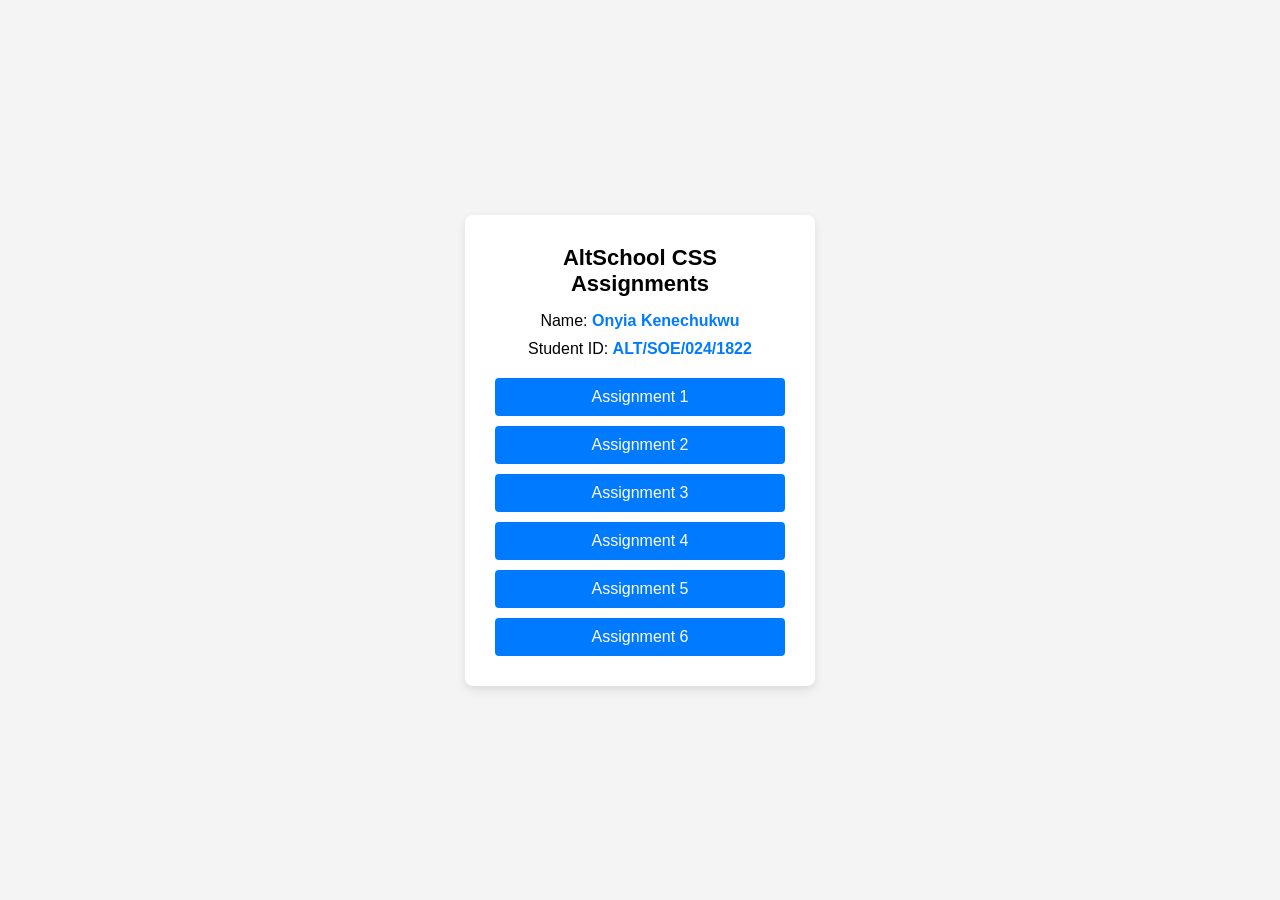
<file: index.html>
<!DOCTYPE html>
<html lang="en">
<head>
    <meta charset="UTF-8">
    <meta name="viewport" content="width=device-width, initial-scale=1.0">
    <title>AltSchool CSS Assignments</title>
    <link rel="stylesheet" href="./style.css">
</head>
<body>
    <div class="card">
        <h2>AltSchool CSS Assignments</h2>
        <p class="student-info">Name: <span>Onyia Kenechukwu</span></p>
        <p class="student-info">Student ID: <span>ALT/SOE/024/1822</span></p>
        <div class="button-container">
            <a href="./assignment 1/index.html" class="btn">Assignment 1</a>
            <a href="./assignment 2/index.html" class="btn">Assignment 2</a>
            <a href="./assignment 3/index.html" class="btn">Assignment 3</a>
            <a href="./assignment 4/index.html" class="btn">Assignment 4</a>
            <a href="./assignment 6/index.html" class="btn">Assignment 5</a>
            <a href="./assignment 5/index.html" class="btn">Assignment 6</a>
        </div>
    </div>
</body>
</html>
</file>
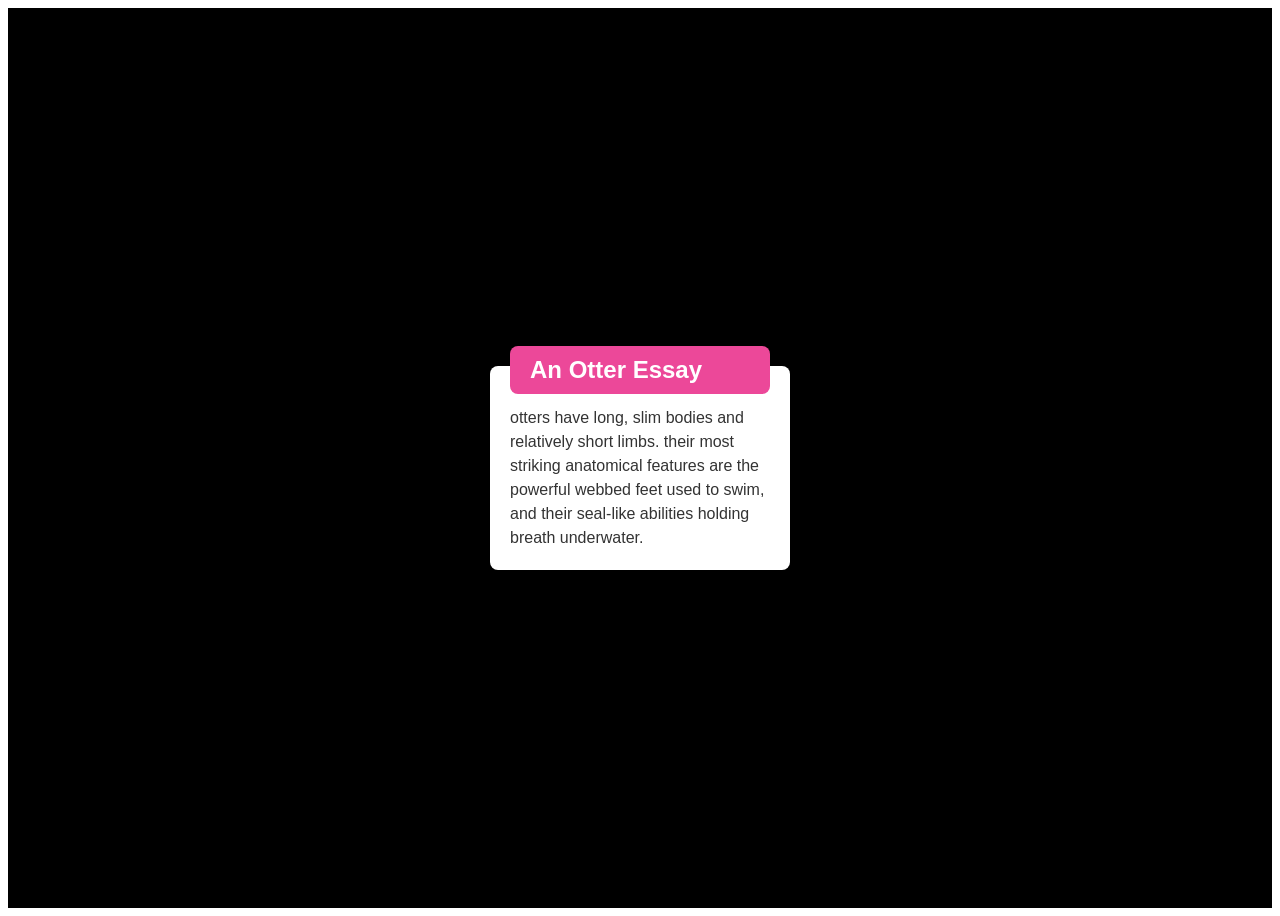
<file: assignment 1/index.html>
<html lang="en">
  <head>
    <meta charset="UTF-8" />
    <meta name="viewport" content="width=device-width, initial-scale=1.0" />
    <title>Document</title>

    <!-- stylesheet CSS -->
     <link rel="stylesheet" href="style.css">

  </head>

  <body>
    <div class="container">
      <div class="card-container">
        <div class="heading">
          <span>
            <h1>An Otter Essay</h1>
          </span>
        </div>
        <div class="content">
            <span>
                <p>
                  otters have long, slim bodies and relatively short limbs. their most
                  striking anatomical features are the powerful webbed feet used to
                  swim, and their seal-like abilities holding breath underwater.
                </p>
              </span>
        </div>
      </div>
    </div>
  </body>
</html>
</file>
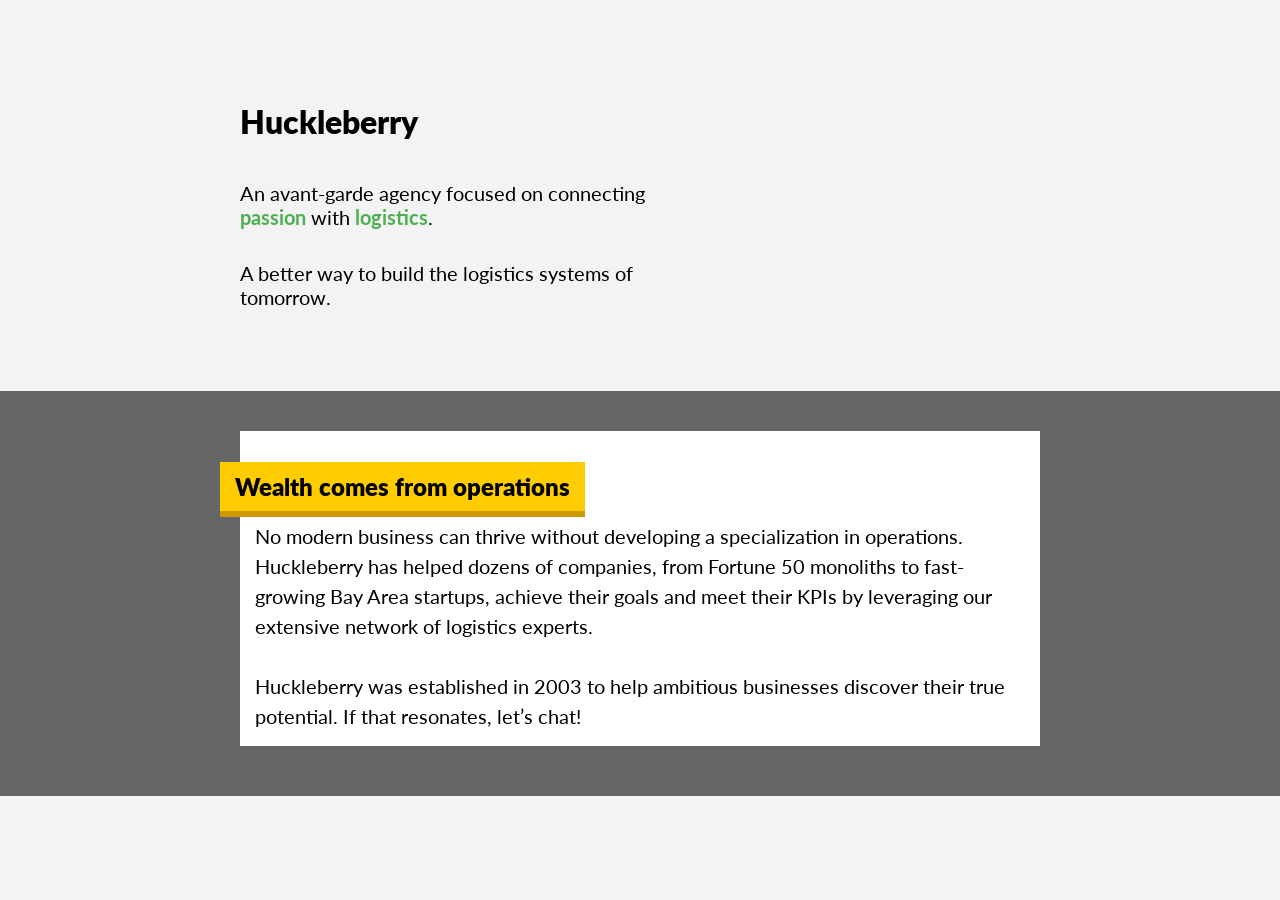
<file: assignment 2/index.html>
<html lang="en">
  <head>
    <meta charset="UTF-8" />
    <meta name="viewport" content="width=device-width, initial-scale=1.0" />
    <title>Document</title>
    <link rel="stylesheet" href="style.css" />
    <link rel="preconnect" href="https://fonts.googleapis.com" />
    <link rel="preconnect" href="https://fonts.gstatic.com" crossorigin />
    <link
      href="https://fonts.googleapis.com/css2?family=Lato:ital,wght@0,100;0,300;0,400;0,700;0,900;1,100;1,300;1,400;1,700;1,900&family=Pacifico&display=swap"
      rel="stylesheet"
    />
  </head>
  <body>
    <section class="Section1">
      <div class="container">
        <div class="headline">
          <h3>Huckleberry</h3>
          <p>
            An avant-garde agency focused on connecting
            <span>passion</span> with <span>logistics</span>.
          </p>
        </div>
        <div class="subheadline">
          A better way to build the logistics systems of tomorrow.
        </div>
      </div>
    </section>

    <section class="section2">
      <div class="container2">
        <div class="content-block">
          <div class="content-title">Wealth comes from operations</div>
          <div class="content-text">
            No modern business can thrive without developing a specialization in
            operations. Huckleberry has helped dozens of companies, from Fortune
            50 monoliths to fast-growing Bay Area startups, achieve their goals
            and meet their KPIs by leveraging our extensive network of logistics
            experts.
            <br /><br />
            Huckleberry was established in 2003 to help ambitious businesses
            discover their true potential. If that resonates, let’s chat!
          </div>
        </div>
      </div>
    </section>
  </body>
</html>
</file>
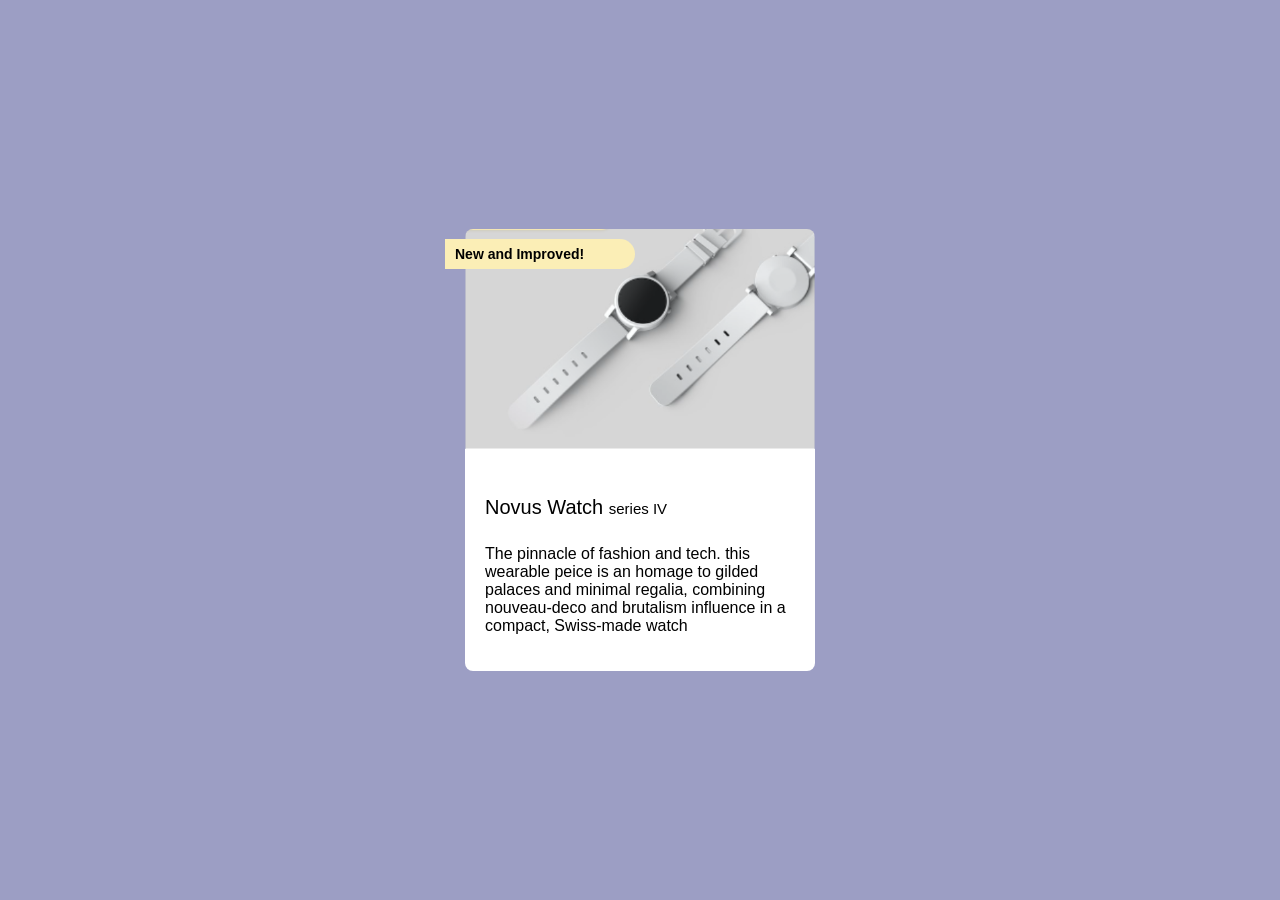
<file: assignment 3/index.html>
<html lang="en">
  <head>
    <meta charset="UTF-8" />
    <meta name="viewport" content="width=device-width, initial-scale=1.0" />
    <title>Document</title>
    <link rel="stylesheet" href="style.css" />
  </head>
  <body>
    <div class="container">
      <div class="card">
        <div class="card-tag">
          <h4 style="    margin-top: 0px;">New and Improved!</h4>
        </div>
        <div>
          <img
            src="../assignment 3/image/watch.png"
            alt="watch image"
          />
        </div>
        <div class="card-description">
          <h4>Novus Watch <span>series IV</span></h4>

          <p>
            The pinnacle of fashion and tech. this wearable peice is an homage
            to gilded palaces and minimal regalia, combining nouveau-deco and
            brutalism influence in a compact, Swiss-made watch
          </p>
        </div>
      </div>
    </div>
  </body>
</html>
</file>
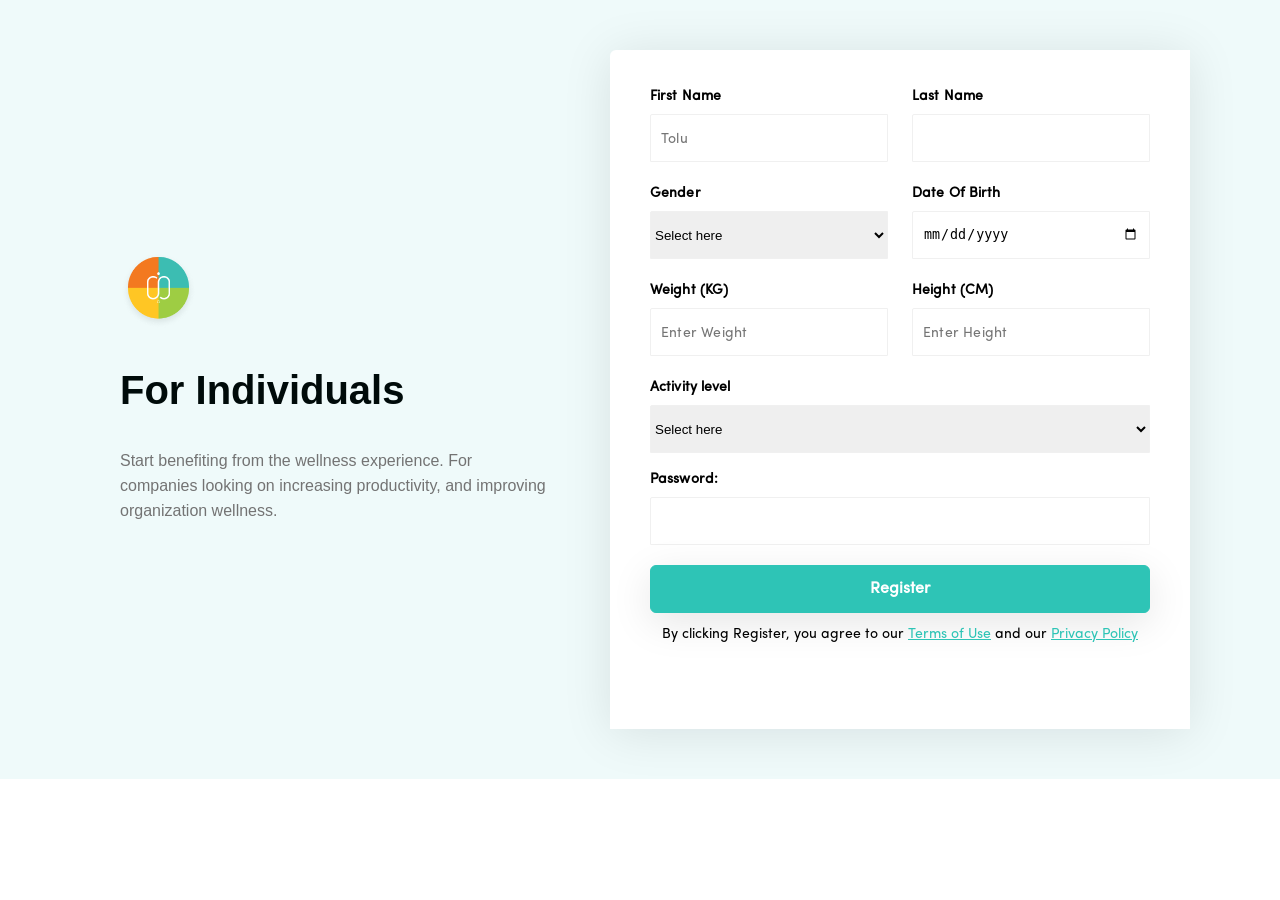
<file: assignment 4/index.html>
<html lang="en">
  <head>
    <meta charset="UTF-8" />
    <meta name="viewport" content="width=device-width, initial-scale=1.0" />
    <title>Document</title>
    <link rel="stylesheet" href="../assignment 4/style.css" />
  </head>
  <body>
    <div class="container">
      <section class="section1">
        <img src="../assignment 4/image/logo.png" alt="Logo" />
        <h2 class="heading">For Individuals</h2>
        <p class="subheading">
          Start benefiting from the wellness experience. For<br />
          companies looking on increasing productivity, and improving<br />
          organization wellness.
        </p>
      </section>
      <section class="section2">
        <form action="submit">
          <div class="form-group">
            <div class="group-item">
                <label for="text">First Name</label>
                <input type="text" placeholder="Tolu" />
            </div>
            <div class="group-item">
                <label for="text">Last Name</label>
                <input type="text" /><br />
            </div>
          </div>
          <div class="form-group">
            <div class="group-item">
                <label for="gender">Gender</label>
            <select name="gender" id="gender">
              <option value="" disabled selected>Select here</option>
              <option value="Male">Male</option>
              <option value="Female">Female</option>
            </select>
            </div>
            <div class="group-item">
                <label for="date">Date Of Birth</label>
                <input type="date" placeholder="Select here" /><br />
            </div>
          </div>
          <div class="form-group">
            <div class="group-item">
                <label for="weight">Weight (KG)</label>
                <input type="text" placeholder="Enter Weight" />
            </div>
            <div class="group-item">
                <label for="height">Height (CM)</label>
                <input type="text" placeholder="Enter Height" /><br />
            </div>
          </div>
          <div class="group-item">
            <label for="activity">Activity level</label>
            <select name="activity" id="activity" class="form-input">
              <option value="" disabled selected>Select here</option>
              <option value="level 1">level 1</option>
              <option value="level 2">level 2</option>
              <option value="level 3">level 3</option></select
            ><br />
          </div>
          <div class="group-item">
            <label for="password">Password:</label>
            <input
              type="password"
              id="password"
              name="password"
              required
              class="form-input"
            /><br />
          </div>

          <button class="Register-btn">Register</button><br />
          <p class="Register">
            By clicking Register, you agree to our <span>Terms of Use</span> and
            our <span>Privacy Policy</span>
          </p>
        </form>
      </section>
    </div>
  </body>
</html>
</file>
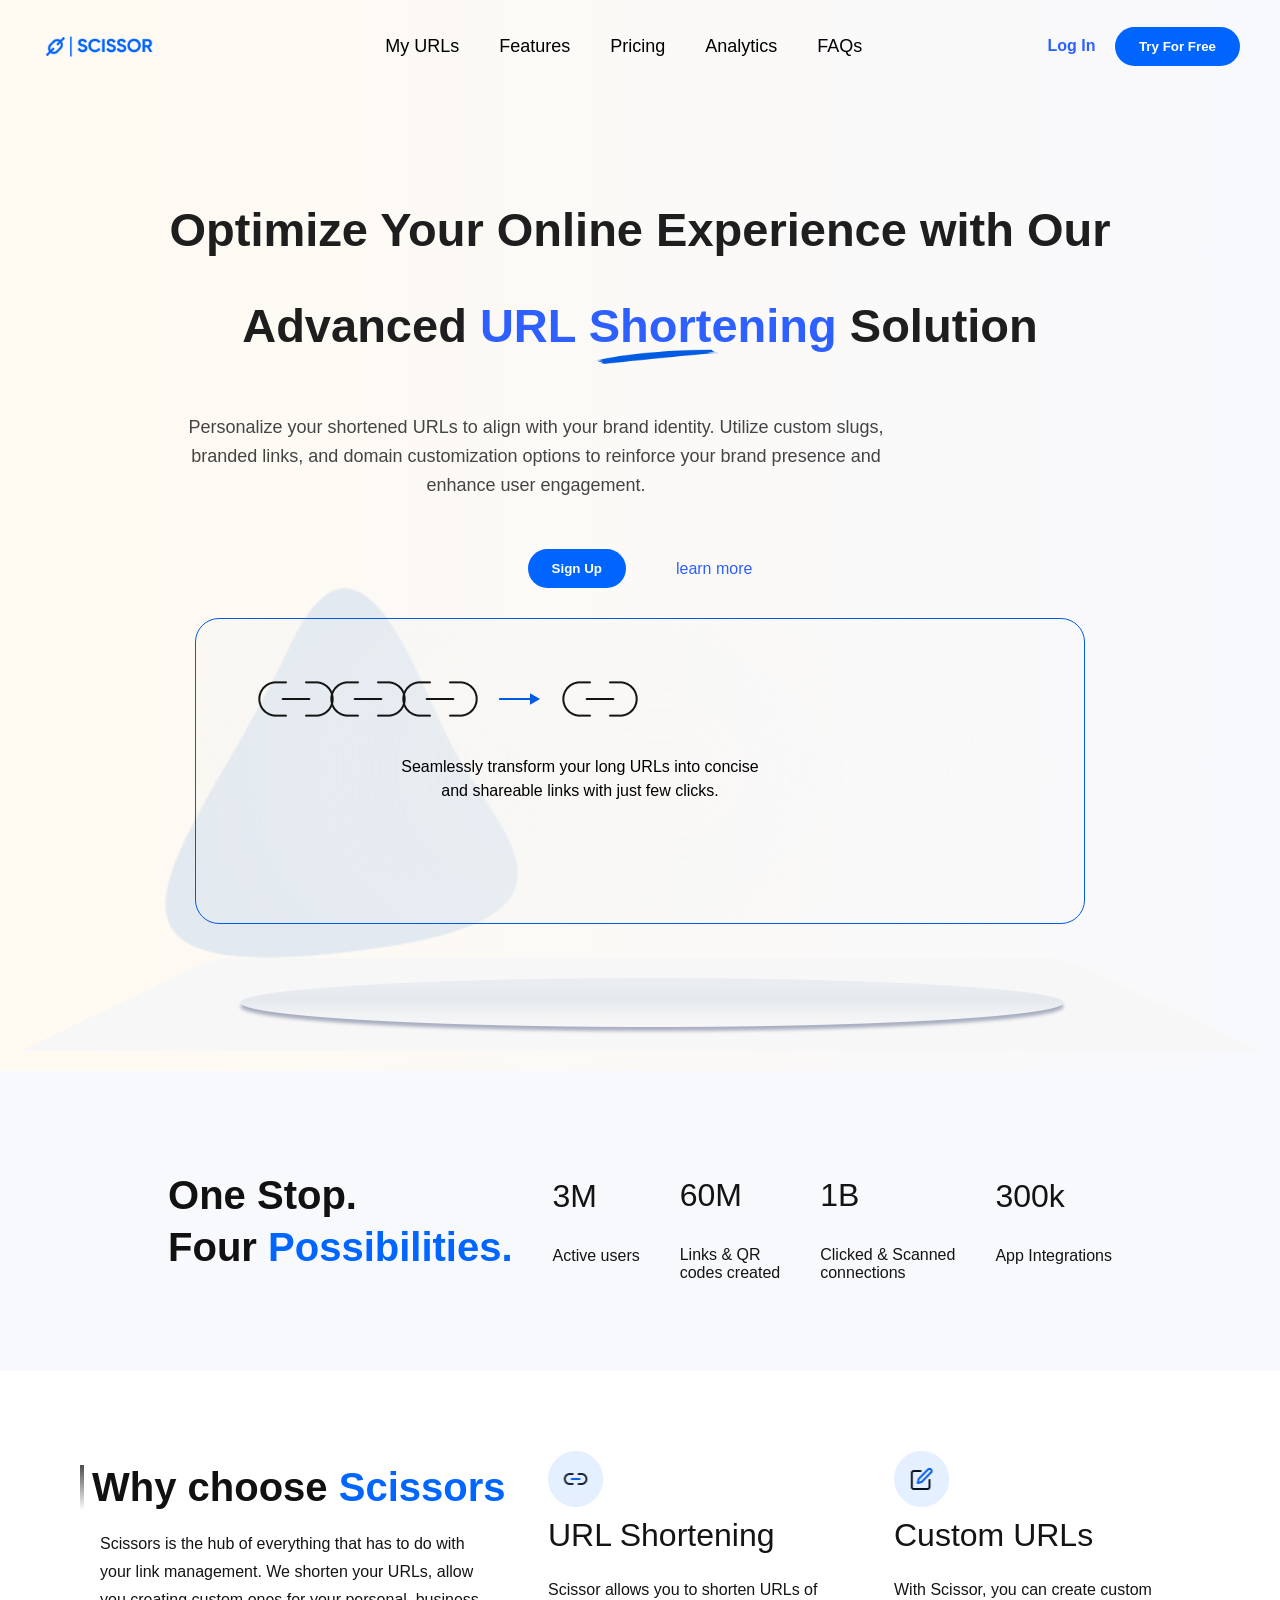
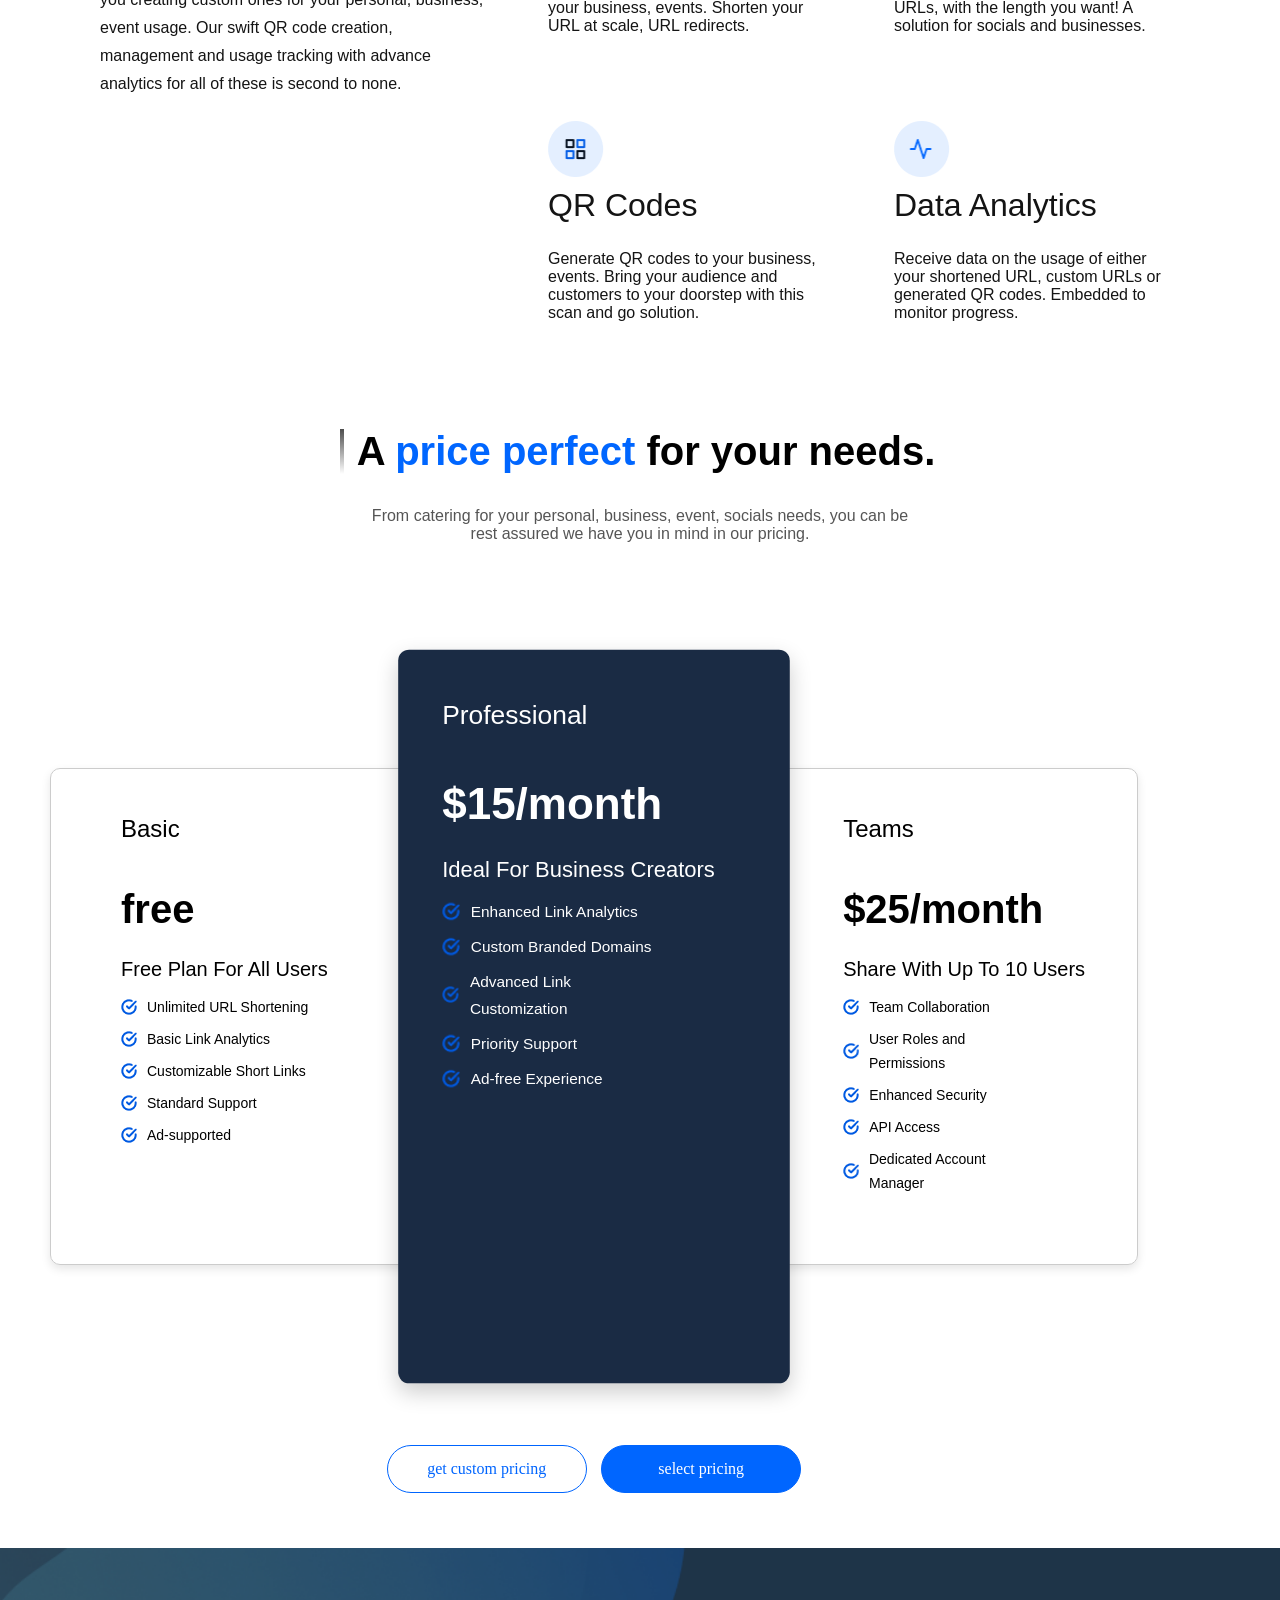
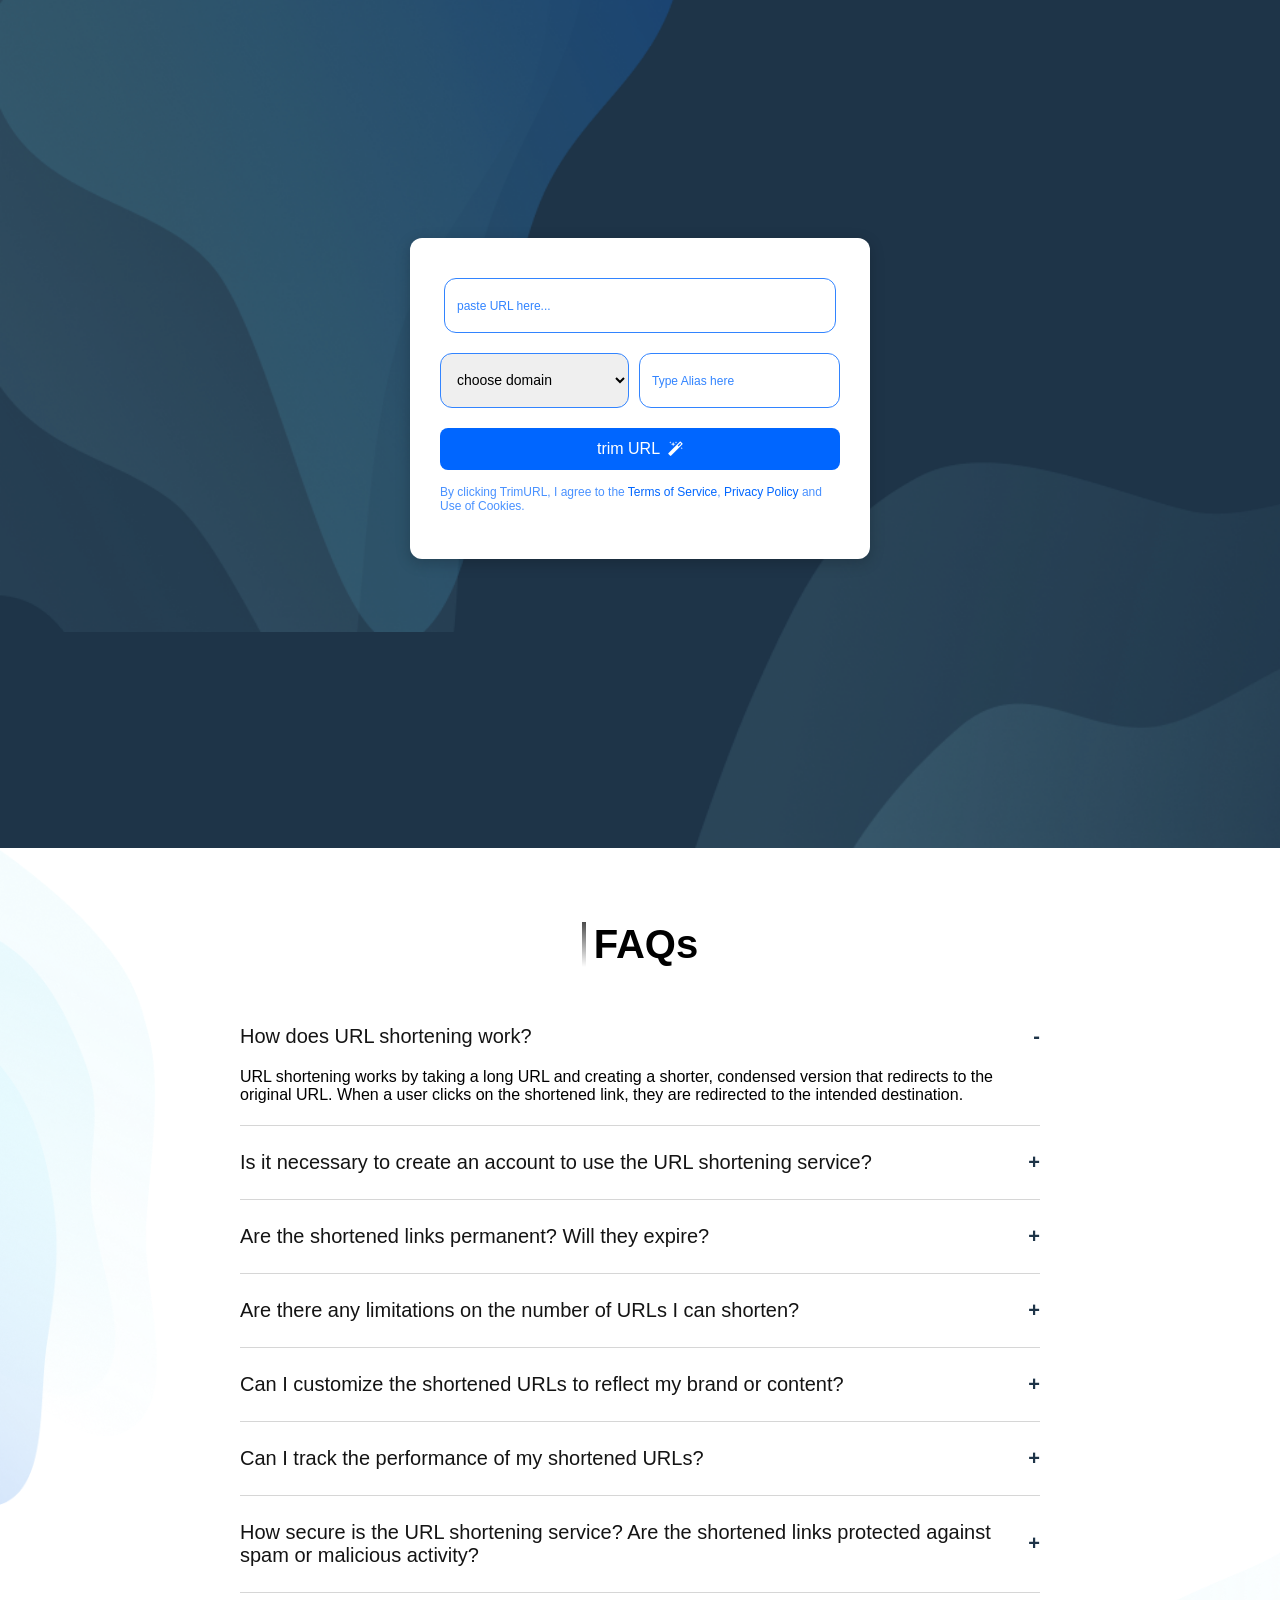
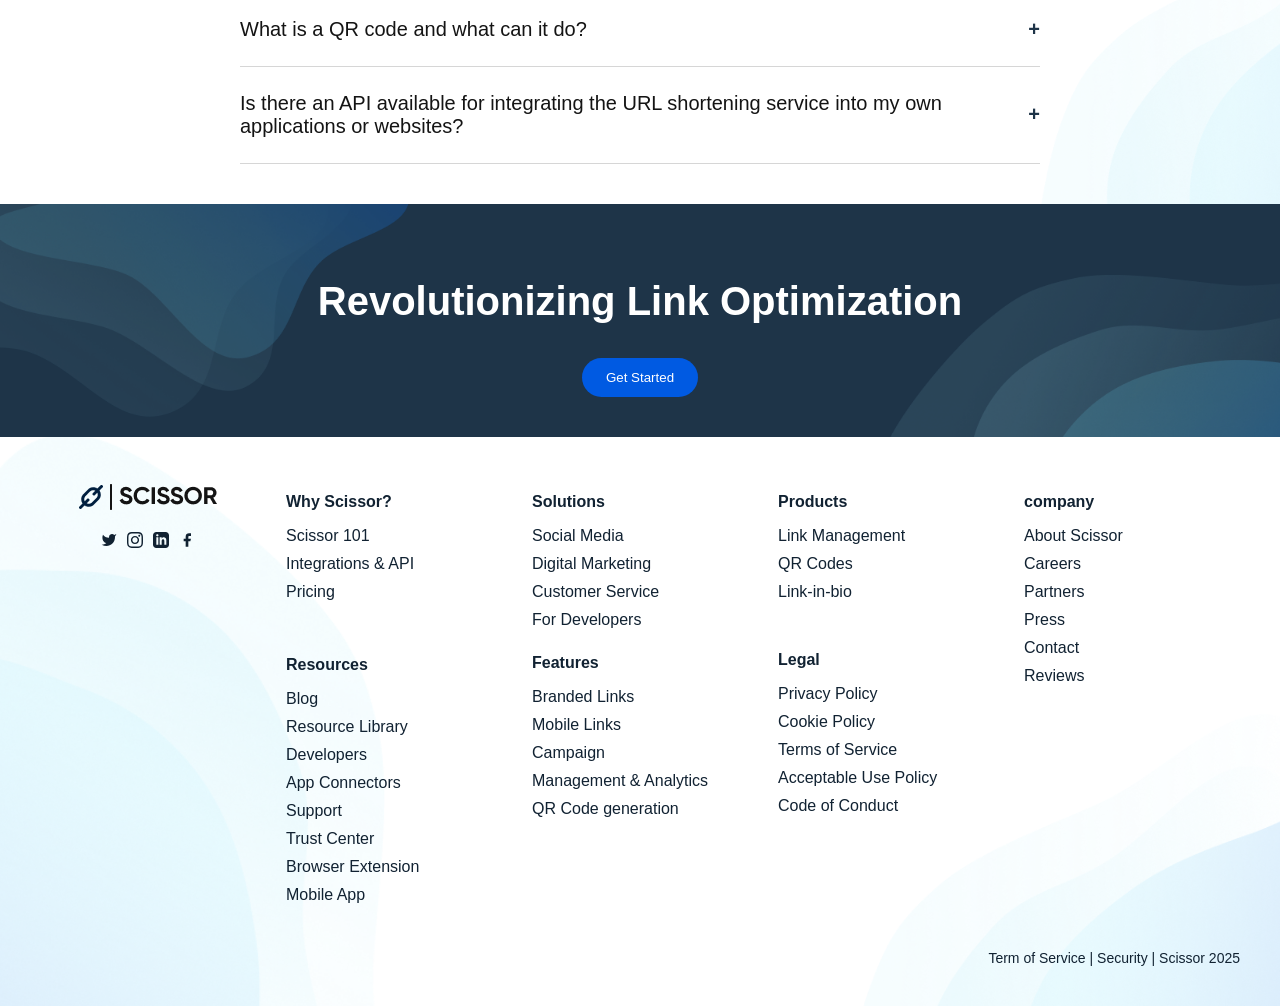
<file: assignment 5/index.html>
<html lang="en">
  <head>
    <meta charset="UTF-8" />
    <meta name="viewport" content="width=device-width, initial-scale=1.0" />
    <title>Document</title>
    <link rel="stylesheet" href="../assignment 5/style.css" />
    <link rel="stylesheet" href="https://cdnjs.cloudflare.com/ajax/libs/font-awesome/6.4.2/css/all.min.css">
    <link rel="stylesheet" href="https://cdnjs.cloudflare.com/ajax/libs/font-awesome/4.7.0/css/font-awesome.min.css">
  </head>
  <body>
    <section class="hero">
      <div class="nav">
        <nav class="nav-items">
          <img
            src="../assignment 5/images/scissors logo.png"
            alt="Logo"
            class="heading-logo"
          />
          <div class="nav-links">
            <ul>
              <li>My URLs</li>
              <li>features</li>
              <li>pricing</li>
              <li>analytics</li>
              <li>FAQs</li>
            </ul>
          </div>
          <div class="buttons">
            <a href="#">log in</a>
            <button class="btn">try for free</button>
          </div>
        </nav>
      </div>

        <div class="sub-section1">
          <h1>
            Optimize Your Online Experience with Our Advanced
            <span>URL Shortening</span> Solution
          </h1>
          <!-- <img src="../assignment 5/images/Vector 3.png" alt="Vector" /> -->
          <p>
            Personalize your shortened URLs to align with your brand identity.
            Utilize custom slugs, branded links, and domain customization
            options to reinforce your brand presence and enhance user
            engagement.
          </p>
          <div class="sign-up">
            <button class="btn">sign up</button>
            <a href="#">learn more</a>
          </div>
        </div>
        <div class="group1">
          <div class="frame">
            <img src="../assignment 5/images/Frame 1000001716.png" alt="Vector" />
            <p>
              Seamlessly transform your long URLs into concise<br> and shareable links
              with just few clicks.
            </p>
          </div>
        </div>
        <div class="group2">
          <img src="../assignment 5/images/Group 3.png" alt="Vector" />
        </div>
    </section>
    <section class="section2">

      <div class="cols">
        <h1>
          One Stop. <br />
          Four <span>Possibilities.</span>
        </h1>
      </div>
      <div class="cols" style="margin-top: -15px;">
        <p>3M</p>
        <p>Active users</p>
      </div>
      <div class="cols">
        <p>60M</p>
        <p>Links & QR<br> codes created</p>
      </div>
      <div class="cols">
        <p>1B</p>
        <p>Clicked & Scanned<br> connections</p>
      </div>
      <div class="cols" style="margin-top: -15px;">
        <p>300k</p>
        <p>App Integrations</p>
      </div>
    </section>

    <section class="section3">
      <div class="section3-container">
        <div class="sub-section3">
          <h2>Why choose <span>Scissors</span></h2>
          <p>
            Scissors is the hub of everything that has to do with your link
            management. We shorten your URLs, allow you creating custom ones for
            your personal, business, event usage. Our swift QR code creation,
            management and usage tracking with advance analytics for all of these
            is second to none.
          </p>
        </div>
        <div class="offers">
          <div class="offer-group1">
            <div class="offer1">
              <img src="../assignment 5/images/Group 6.png" alt="icon" />
              <h2>URL Shortening</h2>
              <p>
                Scissor allows you to shorten URLs of your business, events.
                Shorten your URL at scale, URL redirects.
              </p>
            </div>
            <div class="offer2">
              <img src="../assignment 5/images/Frame 1000001695.png" alt="icon" />
              <h2>Custom URLs</h2>
              <p>
                With Scissor, you can create custom URLs, with the length you
                want! A solution for socials and businesses.
              </p>
            </div>
          </div>
          <div class="offer-group2">
            <div class="offer3">
              <img src="../assignment 5/images/Group 6 (1).png" alt="icon" />
              <h2>QR Codes</h2>
              <p>
                Generate QR codes to your business, events. Bring your audience
                and customers to your doorstep with this scan and go solution.
              </p>
            </div>
            <div class="offer4">
              <img src="../assignment 5/images/Frame 1000001718.png" alt="icon" />
              <h2>Data Analytics</h2>
              <p>
                Receive data on the usage of either your shortened URL, custom
                URLs or generated QR codes. Embedded to monitor progress.
              </p>
            </div>
          </div>
        </div>
      </div>

    </section>

    <div class="price">
      <div class="price-description">
        <h2>A <span>price perfect</span> for your needs.</h2>
        <p>
          From catering for your personal, business, event, socials needs, you
          can be<br> rest assured we have you in mind in our pricing.
        </p>
      </div>
    </div>

    <section class="section4">

      <div class="pricing">
        <div class="basic">
          <p>basic</p>
          <h3>free</h3>
          <p class="descripton">free plan for all users</p>
          <ul class="free-plan">
            <li>Unlimited URL Shortening</li>
            <li>Basic Link Analytics</li>
            <li>Customizable Short Links</li>
            <li>Standard Support</li>
            <li>Ad-supported</li>
          </ul>
        </div>
        <div class="professional">
          <p >professional</p>
          <h3>$15/month</h3>
          <p class="descripton">Ideal for business creators</p>
          <ul class="professional-plan">
            <li>Enhanced Link Analytics</li>
            <li>Custom Branded Domains</li>
            <li>Advanced Link Customization</li>
            <li>Priority Support</li>
            <li>Ad-free Experience</li>
          </ul>
        </div>
        <div class="Teams">
          <p>Teams</p>
          <h3>$25/month</h3>
          <p class="descripton">Share with up to 10 users</p>
          <ul class="free-plan">
            <li>Team Collaboration</li>
            <li>User Roles and Permissions</li>
            <li>Enhanced Security</li>
            <li>API Access</li>
            <li>Dedicated Account Manager</li>
          </ul>
        </div>
      </div>
      <div class="btn-section">
        <button class="get-btn">get custom pricing</button>
        <button class="select-btn">select pricing</button>
      </div>
    </section>

    <section class="section5">
      <div>
        <div class="url-card">
          <form action="submit" >
            <input type="text" placeholder="paste URL here..."/>
            <div class="domain">
              <select name="Domian" id="domain">
                <option value="" disabled selected class="select" >choose domain</option>
                <option value="domian1">domain1</option>
                <option value="domian1">domain2</option>
              </select>
              <input type="text" placeholder="Type Alias here" />
            </div>
            <button>
              trim URL <i class="fa fa-magic" aria-hidden="true"></i>
            </button>
            <p>
              By clicking TrimURL, I agree to the <span>Terms of Service</span>,
              <span>Privacy Policy</span> and Use of Cookies.
            </p>
          </form>
        </div>
      </div>
    </section>

    <section class="section6">
      <div class="faqs-container">
        <div class="faq-header">
          <h2>FAQs</h2>
        </div>
        <div class="faqs">
  
            <div class="question">
              <h3>How does URL shortening work?</h3>
              <p>
                URL shortening works by taking a long URL and creating a shorter,
                condensed version that redirects to the original URL. When a user
                clicks on the shortened link, they are redirected to the intended
                destination.
              </p>
            </div>
          <div class="questions">
            <h3>
              Is it necessary to create an account to use the URL shortening
              service?
            </h3>
          </div>
          <div class="questions">
            <h3>Are the shortened links permanent? Will they expire?</h3>
          </div>
          <div class="questions">
            <h3>
              Are there any limitations on the number of URLs I can shorten?
            </h3>
          </div>
          <div class="questions">
            <h3>
              Can I customize the shortened URLs to reflect my brand or content?
            </h3>
          </div>
          <div class="questions">
            <h3>Can I track the performance of my shortened URLs?</h3>
          </div>
          <div class="questions">
            <h3>
              How secure is the URL shortening service? Are the shortened links
              protected against spam or malicious activity?
            </h3>
          </div>
          <div class="questions">
            <h3>What is a QR code and what can it do?</h3>
          </div>
          <div class="questions">
            <h3>
              Is there an API available for integrating the URL shortening service
              into my own applications or websites?
            </h3>
          </div>
        </div>

      </div>
    </section>

    <section class="before-footer">
        <h1>Revolutionizing Link Optimization</h1>
        <button>Get Started</button>
    </section>
    <footer class="footer">
      <div class="footer-content">
          <div class="footer-grid">
              <!-- Logo and Social Section -->
              <div class="footer-section brand-section">
                  <div class="logo">
                      <img src="../assignment 5/images/footer logo.png" alt="footer-logo">
                  </div>
                  <div class="social-icons">
                      <a href="#" aria-label="Twitter">
                        <svg width="16" height="16" viewBox="0 0 24 24" fill="currentColor">
                          <path d="M23 3a10.9 10.9 0 0 1-3.14 1.53 4.48 4.48 0 0 0-7.86 3v1A10.66 10.66 0 0 1 3 4s-4 9 5 13a11.64 11.64 0 0 1-7 2c9 5 20 0 20-11.5a4.5 4.5 0 0 0-.08-.83A7.72 7.72 0 0 0 23 3z">
                          </path>
                        </svg>
                      </a>
                      <a href="#" aria-label="Instagram">
                        <svg width="16" height="16" viewBox="0 0 24 24" fill="currentColor">
                        <path d="M12 2.163c3.204 0 3.584.012 4.85.07 3.252.148 4.771 1.691 4.919 4.919.058 1.265.069 1.645.069 4.849 0 3.205-.012 3.584-.069 4.849-.149 3.225-1.664 4.771-4.919 4.919-1.266.058-1.644.07-4.85.07-3.204 0-3.584-.012-4.849-.07-3.26-.149-4.771-1.699-4.919-4.92-.058-1.265-.07-1.644-.07-4.849 0-3.204.013-3.583.07-4.849.149-3.227 1.664-4.771 4.919-4.919 1.266-.057 1.645-.069 4.849-.069zm0-2.163c-3.259 0-3.667.014-4.947.072-4.358.2-6.78 2.618-6.98 6.98-.059 1.281-.073 1.689-.073 4.948 0 3.259.014 3.668.072 4.948.2 4.358 2.618 6.78 6.98 6.98 1.281.058 1.689.072 4.948.072 3.259 0 3.668-.014 4.948-.072 4.354-.2 6.782-2.618 6.979-6.98.059-1.28.073-1.689.073-4.948 0-3.259-.014-3.667-.072-4.947-.196-4.354-2.617-6.78-6.979-6.98-1.281-.059-1.69-.073-4.949-.073zm0 5.838c-3.403 0-6.162 2.759-6.162 6.162s2.759 6.163 6.162 6.163 6.162-2.759 6.162-6.163c0-3.403-2.759-6.162-6.162-6.162zm0 10.162c-2.209 0-4-1.79-4-4 0-2.209 1.791-4 4-4s4 1.791 4 4c0 2.21-1.791 4-4 4zm6.406-11.845c-.796 0-1.441.645-1.441 1.44s.645 1.44 1.441 1.44c.795 0 1.439-.645 1.439-1.44s-.644-1.44-1.439-1.44z">
                        </path>
                      </svg>
                    </a>
                      <a href="#" aria-label="LinkedIn">
                        <svg width="16" height="16" viewBox="0 0 24 24" fill="currentColor">
                          <path d="M19 0h-14c-2.761 0-5 2.239-5 5v14c0 2.761 2.239 5 5 5h14c2.762 0 5-2.239 5-5v-14c0-2.761-2.238-5-5-5zm-11 19h-3v-11h3v11zm-1.5-12.268c-.966 0-1.75-.79-1.75-1.764s.784-1.764 1.75-1.764 1.75.79 1.75 1.764-.783 1.764-1.75 1.764zm13.5 12.268h-3v-5.604c0-3.368-4-3.113-4 0v5.604h-3v-11h3v1.765c1.396-2.586 7-2.777 7 2.476v6.759z">
                          </path>
                        </svg>
                      </a>
                      <a href="#" aria-label="Facebook">
                        <svg width="16" height="16" viewBox="0 0 24 24" fill="currentColor">
                          <path d="M18 2h-3a5 5 0 0 0-5 5v3H7v4h3v8h4v-8h3l1-4h-4V7a1 1 0 0 1 1-1h3z">
                          </path>
                        </svg>
                      </a>
                  </div>
              </div>

              <!-- Why Scissor & Solutions Section -->
              <div class="footer-section">
                  <div class="footer-group">
                      <h3>Why Scissor?</h3>
                      <ul>
                          <li><a href="#">Scissor 101</a></li>
                          <li><a href="#">Integrations & API</a></li>
                          <li><a href="#">Pricing</a></li>
                      </ul>
                  </div>
                  <div class="footer-group Resource">
                    <h3>Resources</h3>
                    <ul>
                        <li><a href="#">Blog</a></li>
                        <li><a href="#">Resource Library</a></li>
                        <li><a href="#">Developers</a></li>
                        <li><a href="#">App Connectors</a></li>
                        <li><a href="#">Support</a></li>
                        <li><a href="#">Trust Center</a></li>
                        <li><a href="#">Browser Extension</a></li>
                        <li><a href="#">Mobile App</a></li>
                    </ul>
                </div>

              </div>

              <!-- Products & Features Section -->
              <div class="footer-section">
                <div class="footer-group">
                  <h3>Solutions</h3>
                  <ul>
                      <li><a href="#">Social Media</a></li>
                      <li><a href="#">Digital Marketing</a></li>
                      <li><a href="#">Customer Service</a></li>
                      <li><a href="#">For Developers</a></li>
                  </ul>
              </div>

                  <div class="footer-group features">
                      <h3>Features</h3>
                      <ul>
                          <li><a href="#">Branded Links</a></li>
                          <li><a href="#">Mobile Links</a></li>
                          <li><a href="#">Campaign</a></li>
                          <li><a href="#">Management & Analytics</a></li>
                          <li><a href="#">QR Code generation</a></li>
                      </ul>
                  </div>
              </div>

              <!-- Resources & Legal Section -->
              <div class="footer-section">
                <div class="footer-group">
                  <h3>Products</h3>
                  <ul>
                      <li><a href="#">Link Management</a></li>
                      <li><a href="#">QR Codes</a></li>
                      <li><a href="#">Link-in-bio</a></li>
                  </ul>
              </div>
              <div class="footer-group Legal">
                <h3>Legal</h3>
                <ul>
                    <li><a href="#">Privacy Policy</a></li>
                    <li><a href="#">Cookie Policy</a></li>
                    <li><a href="#">Terms of Service</a></li>
                    <li><a href="#">Acceptable Use Policy</a></li>
                    <li><a href="#">Code of Conduct</a></li>
                </ul>
            </div>
              </div>

              <!-- Legal Section -->
              <div class="footer-section">
                <div class="footer-group">
                  <h3>company</h3>
                  <ul>
                      <li><a href="#">About Scissor </a></li>
                      <li><a href="#">Careers </a></li>
                      <li><a href="#">Partners </a></li>
                      <li><a href="#">Press </a></li>
                      <li><a href="#">Contact</a></li>
                      <li><a href="#">Reviews</a></li>
                  </ul>
              </div>

              </div>
          </div>

          <div class="footer-bottom">
              <div class="footer-links">
                  <a href="#">Term of Service</a>
                  <span class="separator">|</span>
                  <a href="#">Security</a>
                  <span class="separator">|</span>
                  <span>Scissor 2025</span>
              </div>
          </div>
      </div>
  </footer>
  </body>
</html>
</file>
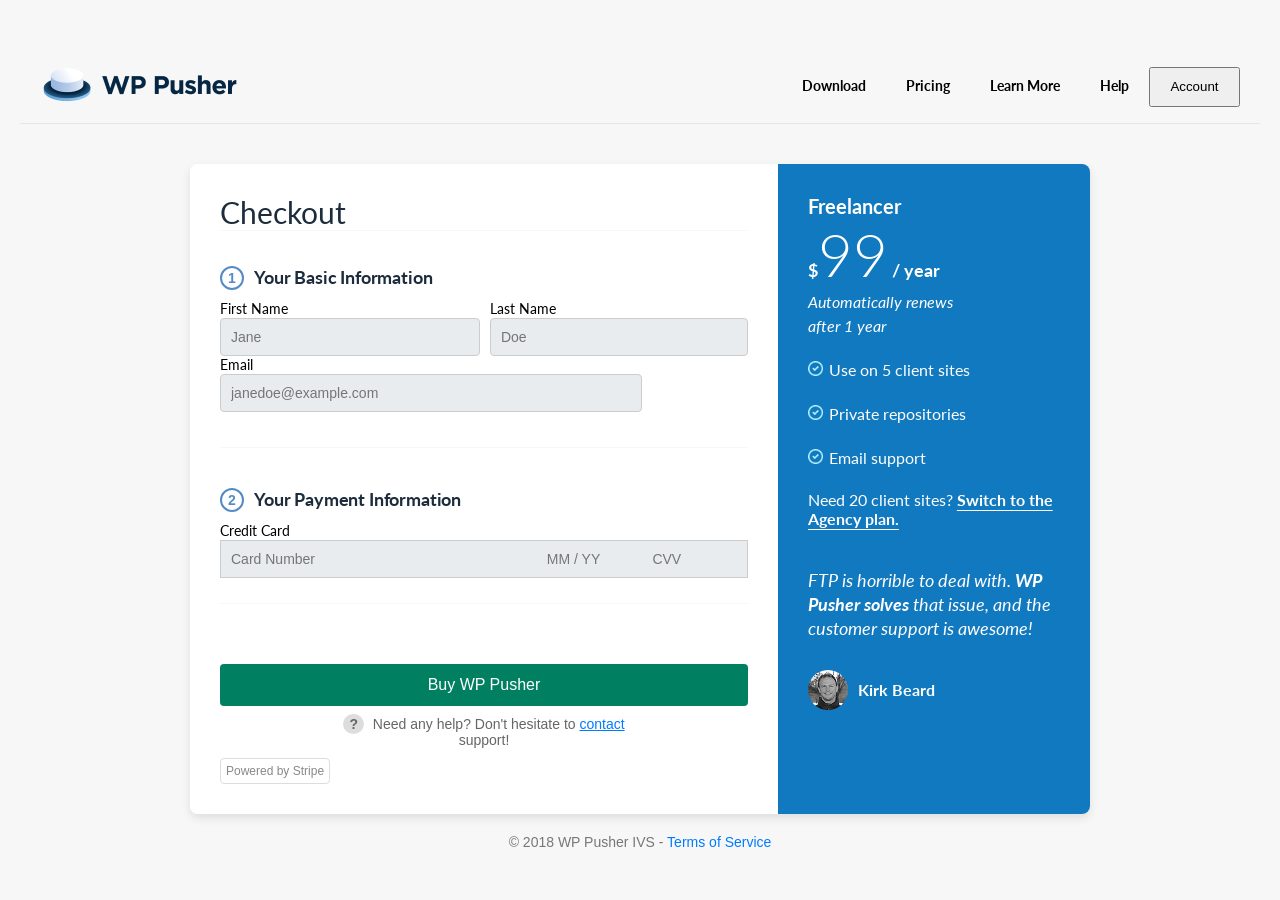
<file: assignment 6/index.html>
<!DOCTYPE html>
<html lang="en">
  <head>
    <meta charset="UTF-8" />
    <meta name="viewport" content="width=device-width, initial-scale=1.0" />
    <title>Checkout Page</title>
    <link rel="stylesheet" href="../assignment 6/style.css" />
    <link rel="preconnect" href="https://fonts.googleapis.com" />
    <link rel="preconnect" href="https://fonts.gstatic.com" crossorigin />
    <link
      href="https://fonts.googleapis.com/css2?family=Lato:ital,wght@0,100;0,300;0,400;0,700;0,900;1,100;1,300;1,400;1,700;1,900&family=Sofia&display=swap"
      rel="stylesheet"
    />
  </head>
  <body>
    <header>
      <div class="logo-container">
        <img
          src="../assignment 6/image/wppusher-logo copy.png"
          alt="logo"
          class="logo"
        />
      </div>
      <nav>
        <ul class="nav-items">
          <li>download</li>
          <li>pricing</li>
          <li>learn more</li>
          <li>help</li>
        </ul>
        <div>
          <button class="nav-btn">Account</button>
        </div>
      </nav>
    </header>
    <div class="container">
      <div class="checkout-form">
        <h2>Checkout</h2>

        <!-- Basic Information -->
        <div class="section1">
          <div class="section1-header">
            <span class="circle">1</span>
            <h3>Your Basic Information</h3>
          </div>
          <div class="input-group">
            <div>
              <label>First Name</label>
              <input type="text" placeholder="Jane" />
            </div>
            <div>
              <label>Last Name</label>
              <input type="text" placeholder="Doe" />
            </div>
          </div>
          <label>Email</label><br>
          <input
            type="email"
            class="full-width"
            placeholder="janedoe@example.com"
          />
        </div>

        <!-- Payment Information -->
        <div class="section2">
          <div class="section2-header">
            <span class="circle">2</span>
            <h3>Your Payment Information</h3>
          </div>
          <label>Credit Card</label>
          <div class="card-input">
            <input type="text" placeholder="Card Number" class="card-number">
            <input type="text" placeholder="MM / YY" class="card-month">
            <input type="text" placeholder="CVV" class="card-cvv">
          </div>
        </div>

        <!-- Buy Button -->
        <button class="buy-btn">Buy WP Pusher</button>

        <!-- Help Section -->
        <p class="help-text">
          <span class="help-icon">?</span> Need any help? Don't hesitate to
          <a href="#">contact</a> <br />support!
        </p>
        <div class="stripe-badge">Powered by Stripe</div>
      </div>

      <!-- Pricing Section -->
      <div class="pricing-section">
        <h3>Freelancer</h3>
        <p class="price">$<span>99</span> / year</p>
        <p class="sub-text">
          Automatically renews<br />
          after 1 year
        </p>
        <ul class="features">
          <li>Use on 5 client sites</li>
          <li>Private repositories</li>
          <li>Email support</li>
        </ul>
        <p class="agency-plan">
          Need 20 client sites? <a href="#">Switch to the Agency plan.</a>
        </p>
        <p class="testimonial">
          FTP is horrible to deal with. <span>WP Pusher solves</span> that
          issue, and the customer support is awesome!
        </p>
        <div class="reviewer">
          <img src="../assignment 6/image/Bitmap.png" alt="Reviewer Image" />
          <span>Kirk Beard</span>
        </div>
      </div>
    </div>
    <footer>
      <div>
        <p>© 2018 WP Pusher IVS - <a href="#">Terms of Service</a></p>
      </div>
    </footer>
  </body>
</html>
</file>
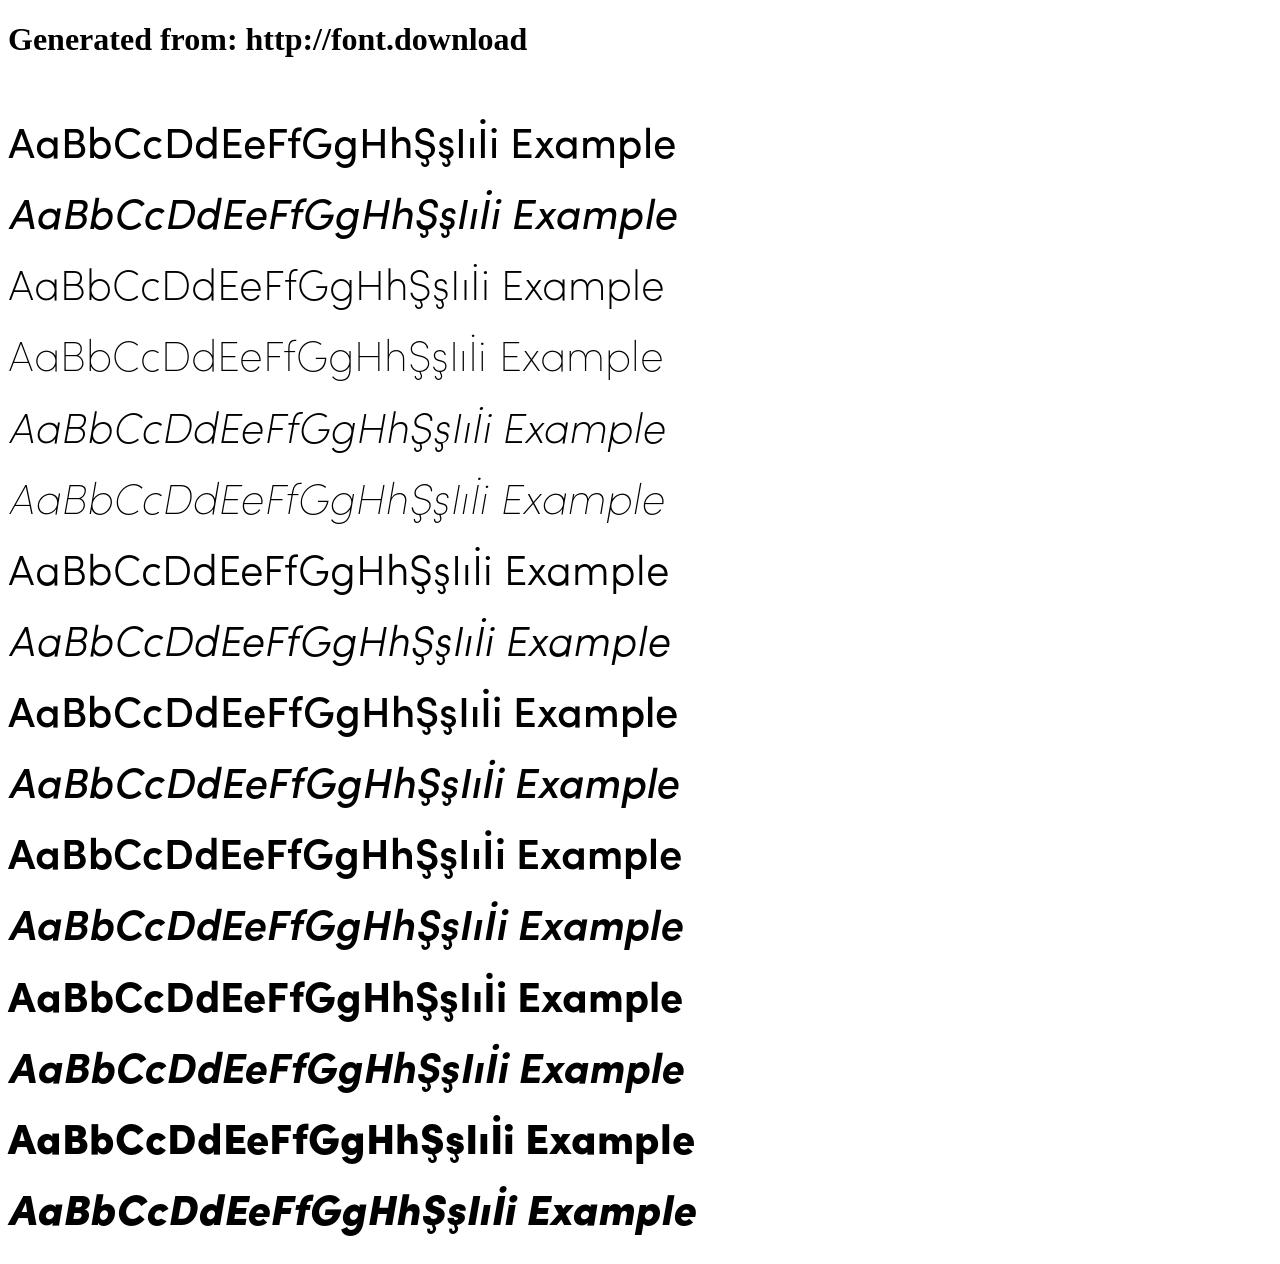
<file: assignment 4/fonts/sofia-pro-webfont/example.html>
<!DOCTYPE html>
<html xmlns="http://www.w3.org/1999/xhtml">
<head>
    <meta http-equiv="Content-Type" content="text/html; charset=utf-8"/>
    <link rel="stylesheet" type="text/css"
          href="style.css"/>
</head>

<body>

<h1>Generated from: http://font.download</h1><br/>
<h1 style="font-family:'Sofia Pro Regular';font-weight:normal;font-size:42px">AaBbCcDdEeFfGgHhŞşIıİi Example</h1>
<h1 style="font-family:'Sofia Pro Italic';font-weight:normal;font-size:42px">AaBbCcDdEeFfGgHhŞşIıİi Example</h1>
<h1 style="font-family:'Sofia Pro ExtraLight';font-weight:normal;font-size:42px">AaBbCcDdEeFfGgHhŞşIıİi Example</h1>
<h1 style="font-family:'Sofia Pro UltraLight';font-weight:normal;font-size:42px">AaBbCcDdEeFfGgHhŞşIıİi Example</h1>
<h1 style="font-family:'Sofia Pro ExtraLight Italic';font-weight:normal;font-size:42px">AaBbCcDdEeFfGgHhŞşIıİi Example</h1>
<h1 style="font-family:'Sofia Pro UltraLight Italic';font-weight:normal;font-size:42px">AaBbCcDdEeFfGgHhŞşIıİi Example</h1>
<h1 style="font-family:'Sofia Pro Light';font-weight:normal;font-size:42px">AaBbCcDdEeFfGgHhŞşIıİi Example</h1>
<h1 style="font-family:'Sofia Pro Light Italic';font-weight:normal;font-size:42px">AaBbCcDdEeFfGgHhŞşIıİi Example</h1>
<h1 style="font-family:'Sofia Pro Medium';font-weight:normal;font-size:42px">AaBbCcDdEeFfGgHhŞşIıİi Example</h1>
<h1 style="font-family:'Sofia Pro Medium Italic';font-weight:normal;font-size:42px">AaBbCcDdEeFfGgHhŞşIıİi Example</h1>
<h1 style="font-family:'Sofia Pro SemiBold';font-weight:normal;font-size:42px">AaBbCcDdEeFfGgHhŞşIıİi Example</h1>
<h1 style="font-family:'Sofia Pro SemiBold Italic';font-weight:normal;font-size:42px">AaBbCcDdEeFfGgHhŞşIıİi Example</h1>
<h1 style="font-family:'Sofia Pro Bold';font-weight:normal;font-size:42px">AaBbCcDdEeFfGgHhŞşIıİi Example</h1>
<h1 style="font-family:'Sofia Pro Bold Italic';font-weight:normal;font-size:42px">AaBbCcDdEeFfGgHhŞşIıİi Example</h1>
<h1 style="font-family:'Sofia Pro Black';font-weight:normal;font-size:42px">AaBbCcDdEeFfGgHhŞşIıİi Example</h1>
<h1 style="font-family:'Sofia Pro Black Italic';font-weight:normal;font-size:42px">AaBbCcDdEeFfGgHhŞşIıİi Example</h1>


</body>
</html>
</file>
<file: style.css>
* {
    margin: 0;
    padding: 0;
    box-sizing: border-box;
    font-family: Arial, sans-serif;
}

body {
    display: flex;
    align-items: center;
    justify-content: center;
    height: 100vh;
    background-color: #f4f4f4;
}

.card {
    background: white;
    padding: 30px;
    border-radius: 8px;
    box-shadow: 0 4px 10px rgba(0, 0, 0, 0.1);
    text-align: center;
    width: 350px;
}

h2 {
    font-size: 22px;
    margin-bottom: 15px;
}

.student-info {
    font-size: 16px;
    margin-bottom: 10px;
}

.student-info span {
    font-weight: bold;
    color: #007bff;
}

.button-container {
    display: flex;
    flex-direction: column;
    gap: 10px;
    margin-top: 20px;
}

.btn {
    display: block;
    text-align: center;
    padding: 10px;
    text-decoration: none;
    background: #007bff;
    color: white;
    font-size: 16px;
    border-radius: 4px;
    transition: 0.3s;
}

.btn:hover {
    background: #0056b3;
}
</file>
<file: assignment 1/style.css>
.container{
    background-color: black;
    display: flex;
    justify-content: center;
    align-items: center;
    min-height: 100vh;
    margin: 0;
    font-family: Arial, sans-serif;
}

.card-container {
    position: relative;
    width: 300px;
    margin: 20px;
    padding-top: 20px;
}

.heading {
    position: absolute;
    top: 0;
    left: 20px;
    right: 20px;
    background-color: #ec4899;
    color: white;
    padding: 10px 20px;
    border-radius: 8px;
    z-index: 1;
}

.heading h1 {
    margin: 0;
    font-size: 24px;
}

.content {
    background-color: white;
    padding: 40px 20px 20px 20px;
    border-radius: 8px;
    box-shadow: 0 4px 6px rgba(0, 0, 0, 0.1);
}

.content p {
    margin: 0;
    font-size: 16px;
    line-height: 1.5;
    color: #333;
}
</file>
<file: assignment 2/style.css>
body {
  margin: 0;
  padding: 0;
  background-color: #f3f3f3;
}
.section2 {
  background-color: #666666;
}
.container {
  max-width: 800px;
  margin: 50px auto;
  padding: 20px;
}
.container2 {
  max-width: 800px;
  margin: 50px auto;
  padding: 20px;
}
.headline h3 {
  font-family: lato, sans-serif;
  font-size: 32px;
  font-weight: 800;
  margin-bottom: 40px;
}

.headline p {
  font-family: lato, sans-serif;
  font-size: 20px;
  font-weight: 400;
  width: 415;
  height: 60;
}

.headline span {
  font-weight: bold;
  color: #4caf50;
}

.subheadline {
  font-family: lato, sans-serif;
  font-size: 20px;
  color: #000000;
  width: 415;
  height: 60;
}

.content-block {
  background-color: #ffffff;
  color: #000000;
  margin-top: 20px;
  margin-bottom: 30px;
  overflow: hidden;
}

.content-title {
  position: absolute;
  top: 462;
  left: 220px;
  background-color: #ffcc00;
  color: black;
  font-weight: 800;
  font-size: 24px;
  font-family: lato, sans-serif;
  padding: 10px 15px;
  border-bottom: 6px solid #cc9900;
}

.content-text {
  font-family: lato, sans-serif;
  padding: 90px 15px 15px 15px;
  font-size: 20px;
  line-height: 30px;
  color: #000000;
}

/* tablet */
@media screen and (max-width: 1115px) {
  .container2 {
    max-width: 1115px;
    padding: 20px 0px 20px 0px;
  }
  .content-title {
    position: absolute;
    top: 462;
    left: 0px;
    background-color: #ffcc00;
    color: black;
    font-weight: 800;
    font-size: 24px;
    font-family: lato, sans-serif;
    padding: 10px 15px;
    border-bottom: 6px solid #cc9900;
  }
}

/* mobile */
@media screen and (max-width: 480px) {
  .container2 {
    max-width: 480px;
    padding: 20px 0px 20px 0px;
  }
  .content-title {
    width: 318px;
    height: 82px;
    position: absolute;
    top: 462;
    left: 0px;
    background-color: #ffcc00;
    color: black;
    font-weight: 800;
    font-size: 24px;
    font-family: lato, sans-serif;
    padding: 10px 15px;
    border-bottom: 6px solid #cc9900;
    line-height: 28.8px;
  }
  .content-text {
    font-family: lato, sans-serif;
    padding: 150px 15px 15px 15px;
    font-size: 20px;
    line-height: 30px;
    color: #000000;
  }
}
</file>
<file: assignment 3/style.css>
body {
  margin: 0;
  padding: 0;
  min-height: 100vh;
  display: flex;
  justify-content: center;
  align-items: center;
  background-color: #9c9ec4;
}
.container {
  background-color: #9c9ec4;
}
.card {
  max-width: 350px;
  padding: 20px;
  margin: auto;
  position: relative;
  border-radius: 12px;
  overflow: hidden;
}
.card-tag {
  position: absolute;
  top: 30px;
  left: 0px;
  font-family: Arial, Helvetica, sans-serif;
  font-size: 14px;
  font-weight: 800;
  padding-left: 10px;
  line-height: 30px;
  width: 180px;
  height: 30px;
  border-radius: 0px 15px 15px 0px;
  color: #000;
  background-color: #fbeeb6;
  z-index: 1;
}
img {
  width: 350px;
  height: 220px;
  border-radius: 8px 8px 0px 0px;
}
.card-description {
  background-color: #fff;
  padding: 20px;
  border-radius: 0px 0px 8px 8px;
}

.card-description h4 {
  font-family: Arial, Helvetica, sans-serif;
  font-size: 20px;
  font-weight: 500;
  color: #000;
  text-align: left;
}
.card-description span {
  font-family: Arial, Helvetica, sans-serif;
  font-size: 15px;
  font-weight: 300;
  color: #000;
}
.card-description p {
  font-family: Arial, Helvetica, sans-serif;
  font-size: 16px;
  font-weight: 400;
  color: #000;
  text-align: left;
}
</file>
<file: assignment 4/style.css>
@font-face {
  font-family: "sofia pro";
  src: url("../assignment 4/fonts/sofia-pro-webfont/Sofia Pro Regular Az.woff")
    format("woff");
}
body {
  margin: 0;
  padding: 0;
}
.container {
  background-color: #effafa;
  display: flex;
  justify-content: center;
  align-items: center;
  padding: 50px;
}
.section1 {
  width: 460px;
  height: 275px;
  padding: 30px;
}
.section2 {
  width: 580px;
  height: 679px;
  border-radius: 6px 0px 0px 0px;
  background-color: #ffffff;
  box-shadow: 0px 4px 50px 0px #0408131a;
}
img {
  width: 77.33px;
  height: 80px;
}
.heading {
  font-family: Brown, sans-serif;
  font-weight: 700;
  font-size: 40px;
  line-height: 50px;
  color: #000b0a;
}
.subheading {
  font-family: brown, sans-serif;
  font-weight: 400;
  font-size: 16px;
  line-height: 25px;
  color: #737373;
  width: 460px;
  height: 75px;
}
form {
  padding: 40px;
}
.form-group {
  margin-bottom: 20px;
  display: flex;
  justify-content: space-between;
}
.group-item {
  display: block;
}
label {
  margin-bottom: 10px;
  font-family: "sofia pro", sans-serif;
  font-size: 14px;
  font-weight: 600;
  line-height: 14px;
  letter-spacing: 0.10000000149011612px;
  text-align: left;
  text-underline-position: from-font;
  text-decoration-skip-ink: none;
  display: block;
}
input {
  width: 238px;
  height: 48px;
  padding: 10px;
  border-radius: 2px 0px 0px 0px;
  border: 1px solid #f0f0f0;
  margin-bottom: 5px;
  outline: none;
}
input::placeholder {
  font-family: "Sofia Pro", sans-serif;
  font-size: 14px;
  font-weight: 300;
  line-height: 20px;
  letter-spacing: 0.20000000298023224px;
  text-align: left;
  text-underline-position: from-font;
  text-decoration-skip-ink: none;
}
input:focus{
    border-color: #2EC4B6;
    box-shadow: 0 0 5px rgb(161, 227, 227);
}
select {
  width: 238px;
  height: 48px;
  border-radius: 2px 0px 0px 0px;
  border: 1px solid #f0f0f0;
  margin-bottom: 5px;
  outline: none;
}
select:focus{
    border-color: #2EC4B6;
    box-shadow: 0 0 5px rgb(161, 227, 227);
}
option{
    font-family: "Sofia Pro", sans-serif;
    font-size: 14px;
    font-weight: 300;
    line-height: 20px;
    letter-spacing: 0.20000000298023224px;
    text-align: left;
    text-underline-position: from-font;
    text-decoration-skip-ink: none;
}
.form-input{
    width: 100%;
    margin-bottom: 20px;
}
.Register-btn{
    width: 100%;
    background-color: #2EC4B6;
    color: #fff;
    box-shadow: 0px 10px 40px 0px #0000001A;
    padding: 15px;
    border-radius: 6px;
    border: #2EC4B6 solid 1px;
    font-family: 'sofia pro', sans-serif;
    font-size: 16px;
    font-weight: 600;
}
.Register{
    font-family: 'sofia pro', sans-serif;
    font-size: 14px;
    color: #000;
    text-align: center;
}
.Register > span{
    color: #2EC4B6;
    text-decoration: underline;
}
@media (max-width: 880px) {

    .heading{
        font-size: 30px;
    }
    .subheading{
        width: 100%;
    }

    .container { 
      flex-direction: column;
      padding: 20px;
    }
  

    .section1 {
      width: 100%;
      height: auto;
      padding: 20px;
      margin-bottom: 20px;
    }
    .section2{
        width: 100%;
        height: 870px;
        box-shadow: 0px 4px 50px 0px #0408131A;
    }
  

    form {
      padding: 20px;
    }
  
    .form-group {
      flex-direction: column; 
    }
  
    .group-item {
      width: 100%;
    }
  
    input, select {
      width: 100%;
    }
  
    .Register-btn {
      width: 100%;
    }
  }
</file>
<file: assignment 5/style.css>
@font-face {
  font-family: "gilroy";
  src: url("../assignment 5/gilroy fonts/Gilroy-Bold.ttf") format("ttf");
  font-weight: 700;
  font-style: normal;
}

@font-face {
  font-family: "gilroy";
  src: url("../assignment 5/gilroy fonts/Gilroy-Medium.ttf") format("ttf");
  font-weight: 500; 
  font-style: normal;
}

@font-face {
  font-family: "gilroy";
  src: url("../assignment 5/gilroy fonts/Gilroy-Regular.ttf") format("ttf");
  font-weight: 400; 
  font-style: normal;
}

body {
  margin: 0;
  padding: 0;
  box-sizing: border-box;
  font-family: "Poppins", sans-serif;
}

.hero {
  background: linear-gradient(to right, #fffaf1, #f8f9fd);
  min-height: 100vh;
  display: flex;
  flex-direction: column;
  align-items: center;
  justify-content: center;
  padding: 20px;
}

.nav {
  width: 100%;
  display: flex;
  justify-content: center;
}

.nav-items {
  width: 100%;
  max-width: 1200px;
  display: flex;
  align-items: center;
  justify-content: space-between;
  margin-bottom: 70px;
  text-transform: capitalize;
}

.nav-links ul {
  list-style: none;
  display: flex;
  gap: 40px;
}

.nav-links ul li {
  font-family: "gilroy", sans-serif;
  font-weight: 400;
  font-size: 18px;
  color: #000;
  cursor: pointer;
}

.heading-logo {
  width: 120px;
}

.buttons a {
  font-family: "gilroy", sans-serif;
  text-decoration: none;
  color: #2d60ff;
  font-weight: 700;
  margin-right: 15px;
}

.btn {
  font-family: "gilroy", sans-serif;
  background: #0065fe;
  color: white;
  padding: 12px 24px;
  border: none;
  border-radius: 20px;
  cursor: pointer;
  font-weight: 700;
  text-transform: capitalize;
}

.btn:hover {
  background: #1d4ed8;
}

.sub-section1 {
  text-align: center;
  max-width: 948px;
  justify-items: center;
}

.sub-section1 h1 {
  font-family: "gilroy", sans-serif;
  font-size: 47px;
  font-weight: 700;
  color: #1e1e1e;
  line-height: 96px;
}

.sub-section1 h1 span {
  color: #2d60ff;
  position: relative;
}

.sub-section1 h1 span::after {
  content: "";
  position: absolute;
  left: 0;
  bottom: -12px;
  width: 100%;
  height: 15px;
  background: url("../assignment 5/images/Vector 3.png") no-repeat center;
  background-size: contain;
}

.sub-section1 p {
  font-family: "gilroy", sans-serif;
  font-weight: 400;
  margin: 20px 0;
  font-size: 18px;
  color: #444;
  line-height: 1.6;
  width: 740px;
}

.sign-up {
  display: flex;
  justify-content: center;
  gap: 50px;
  margin-top: 50px;
  align-items: center;
}

.sign-up a {
  color: #2d60ff;
  font-weight: 500;
  text-decoration: none;
}

.sign-up a:hover {
  text-decoration: underline;
}
.group1 {
  background: url("../assignment 5/images/Vector 2.png") no-repeat left;
  background-size: contain;
  height: 370px;
}
.frame {
  width: 768px;
  height: 224px;
  padding: 40px 60px 40px 60px;
  gap: 16px;
  border-radius: 24px 24px 24px 24px;
  border: 0.5px solid #005ae2;
  backdrop-filter: blur(212px);
  margin: 30px;
  align-items: center;
}
.frame img {
  width: 384px;
  height: 80px;
}
.frame p {
  font-family: "gilroy", sans-serif;
  font-weight: 500;
  font-size: 16px;
  line-height: 24px;
  text-align: center;
  text-underline-position: from-font;
  text-decoration-skip-ink: none;
  width: 648px;
  height: 48px;
}
.group2 img {
  width: 100%;
  height: 93px;
}
.section2 {
  height: 220px;
  display: flex;
  flex-direction: row;
  align-items: center;
  justify-content: center;
  padding: 40px 40px;
  background-color: #f8f9fc;
  gap: 40px;
}
.cols {
  text-align: left;
}

.cols h1 {
  font-size: 40px;
  font-weight: 700;
  color: #111;
  line-height: 1.3;
}

.cols h1 span {
  color: #0066ff;
}

.cols p:first-child {
  font-size: 32px;
  font-weight: 500;
  color: #141414;
}

.cols p:last-child {
  font-size: 16px;
  color: #141414;
  margin-top: 5px;
}
.section3 {
  display: flex;
  flex-wrap: nowrap;
  justify-content: center;
}
.section3-container {
  display: flex;
  align-items: flex-start;
  padding: 60px 80px;
  background-color: #fff;
  width: 1202px;
  height: 504px;
}

.section3 .sub-section3 {
  flex: 1;
  /* max-width: 40%; */
  width: 398.1px;
  height: 256px;
}

.sub-section3 h2 {
  font-size: 40px;
  font-weight: 700;
  color: #111;
  margin-bottom: 20px;
  position: relative;
  padding-left: 12px;
  /* text-align: right;
  margin-right: 94px; */
}
.sub-section3 h2::before {
  content: "";
  position: absolute;
  left: 0;
  top: 0;
  width: 4px;
  height: 100%;
  background: linear-gradient(to bottom, rgba(0, 0, 0, 0.7), rgba(0, 0, 0, 0));
}

.section3 h2 span {
  color: #0066ff;
}

.sub-section3 p {
  font-size: 16px;
  color: #141414;
  line-height: 28px;
  margin-right: 40px;
  margin-left: 20;
}


.offers {
  flex: 1.5;
  display: flex;
  flex-direction: column;
  gap: 30px;
}

.offer-group1,
.offer-group2 {
  display: flex;
  justify-content: space-between;
  gap: 20px;
}

.offer1,
.offer2,
.offer3,
.offer4 {
  flex: 1;
  background-color: #fff;
  padding: 20px;
  border-radius: 8px;
}

.offer1 img,
.offer2 img,
.offer3 img,
.offer4 img {
  width: 56px;
  height: 56px;
}

.offer1 h2,
.offer2 h2,
.offer3 h2,
.offer4 h2 {
  font-size: 32px;
  font-weight: 500;
  color: rgba(20, 20, 20, 1);
  margin-top: 10px;
}

.offer1 p,
.offer2 p,
.offer3 p,
.offer4 p {
  font-size: 16px;
  color: #141414;
  margin-top: 5px;
}

.section4 {
  width: 1088px;
  text-align: center;
  padding: 50px;
  font-family: "Poppins", sans-serif;
}


.price {
  width: 100%;
  text-align: center;
  display: flex;
  flex-direction: column;
  align-items: center;
  justify-content: center;
}
.price-description {
  width: 600px;
  height: 108px;
  margin-bottom: 90px;
}
.price-description h2 {
  font-size: 40px;
  font-weight: 600;
  position: relative;
  padding-left: 12px;
}
.price-description h2::before {
  content: "";
  position: absolute;
  left: 0;
  top: 0;
  width: 4px;
  height: 100%;
  background: linear-gradient(to bottom, rgba(0, 0, 0, 0.7), rgba(0, 0, 0, 0));
}

.price-description span {
  color: #0066ff; 
}

.price-description p {
  font-size: 16px;
  color: #555;
  margin-top: 10px;
}
.pricing {
  display: flex;
  justify-content: center;
  margin-top: 40px;
  align-items: center;
}


.basic,
.teams {
  padding: 20 20 20 70;
  border-radius: 10px;
  box-shadow: 0 4px 10px rgba(0, 0, 0, 0.1);
  width: 379px;
  height: 455px;
  text-align: left;
  border: 1px solid #ccc;
}


.professional {
  padding: 20 20 20 40;
  width: 410px;
  height: 627px;
  border-radius: 10px;
  text-align: left;
  background: #1a2b44;
  color: white;
  transform: scale(1.1);
  box-shadow: 0 8px 20px rgba(0, 0, 0, 0.2);
  position: relative;
  z-index: 2;
}

.professional h3 {
  color: white;
}

/* Plan Titles */
.pricing p:first-child {
  text-transform: capitalize;
  font-weight: 400;
  font-size: 24px;
  line-height: 32px;
  margin-bottom: 5px;
}
.pricing .descripton {
  text-transform: capitalize;
  font-weight: 400;
  font-size: 20px;
  line-height: 32px;
  margin-bottom: 5px;
}

.pricing h3 {
  font-size: 40px;
  line-height: 48px;
  font-weight: 600;
  margin-bottom: 10px;
}


.pricing ul {
  list-style: none;
  padding: 0;
  margin-top: 10px;
  width: 200px;
  height: 216px;
}

.pricing li {
  display: flex;
  align-items: center;
  font-size: 14px;
  line-height: 24px;
  margin: 8px 0;
  list-style: none;
}

.pricing li::before {
  content: "";
  display: inline-block;
  width: 16px; 
  height: 16px;
  background-image: url("../assignment 5/images/check-circle.png"); 
  background-size: contain;
  background-repeat: no-repeat;
  margin-right: 10px;
}


.btn-section {
  margin-top: 90px;
}

.section4 button {
  /* border: none;
  padding: 12px 20px;
  font-size: 14px; */
  cursor: pointer;
  margin: 5px;
  transition: 0.3s ease;
}

.get-btn {
  width: 200px;
  height: 48px;
  padding: 12px 24px 12px 24px;
  color: #0065fe;
  background-color: #fff;
  border-radius: 100px;
  border: 1px solid #0065fe;
  font-family: Gilroy-SemiBold;
  font-size: 16px;
  line-height: 12px;
  text-underline-position: from-font;
  text-decoration-skip-ink: none;
}

.get-btn:hover {
  background: #0066ff;
  color: white;
}

.select-btn {
  background: #0066ff;
  color: white;
  width: 200px;
  height: 48px;
  padding: 12px 24px 12px 24px;
  border-radius: 100px;
  border: 1px solid #0065fe;
  font-family: Gilroy-SemiBold;
  font-size: 16px;
  line-height: 12px;
  text-underline-position: from-font;
  text-decoration-skip-ink: none;
}

.select-btn:hover {
  opacity: 0.8;
}

.section5 {
  background: url("../assignment 5/images/Group\ 3\ \(2\).png"),
    url("../assignment 5/images/Group\ 2\ \(1\).png"),
    linear-gradient(180deg, #1e3448 99.99%, rgba(30, 52, 72, 0) 100%);

  background-position: left top, right bottom;
  background-repeat: no-repeat, no-repeat;
  background-size: contain, contain;
  min-height: 100vh;
  display: flex;
  justify-content: center;
  align-items: center;
}

.url-card {
  background: white;
  padding: 30px;
  border-radius: 12px;
  box-shadow: 0 4px 15px rgba(0, 0, 0, 0.2);
  text-align: center;
  width: 400px;
}

.url-card input,
.url-card select {
  width: 392px;
  height: 55px;
  padding: 8px 12px 8px 12px;
  border-radius: 12px;

  /* width: 100%;
    padding: 12px; */
  border: 1px solid #3284ff;
  margin: 10px 0;
  font-size: 14px;
  outline: none;
}
input::placeholder {
  color: #3284ff;
  font-size: 12px;
}
.domain {
  display: flex;
  gap: 10px;
}
.url-card button {
  width: 100%;
  background-color: #0066ff;
  color: white;
  font-size: 16px;
  padding: 12px;
  border: none;
  border-radius: 8px;
  cursor: pointer;
  margin-top: 10px;
  display: flex;
  align-items: center;
  justify-content: center;
  gap: 8px;
}

.url-card button:hover {
  opacity: 0.9;
}

.url-card p {
  font-size: 12px;
  color: #4991ff;
  margin-top: 15px;
  text-align: left;
}

.url-card p span {
  color: #0066ff;
  cursor: pointer;
}

.url-card p span:hover {
  text-decoration: underline;
}

.section6 {
  background: url("../assignment 5/images/Group\ 3\ \(3\).png"),
    url("../assignment 5/images/Group\ 2\ \(2\).png");

  background-position: left top, right bottom;
  background-repeat: no-repeat, no-repeat;
  background-size: 328px, 300px;
  min-height: 100vh;
  /* display: flex;
  justify-content: center;
  align-items: center; */
}
.faqs-container {
  max-width: 800px;
  margin: 0 auto;
  font-family: "Arial", sans-serif;
  padding: 40px 20px;
}

.faqs {
  text-align: left;
}
.faq-header {
  width: 800px;
  display: flex;
  justify-content: center;
}
.faq-header h2 {
  font-size: 40px;
  font-weight: 600;
  position: relative;
  padding-left: 12px;
}

.faq-header h2::before {
  content: "";
  position: absolute;
  left: 0;
  top: 0;
  width: 4px;
  height: 100%;
  background: linear-gradient(to bottom, rgba(0, 0, 0, 0.7), rgba(0, 0, 0, 0));
  justify-content: center;
}
.question {
  border-bottom: 1px solid #d6d6d6;
  padding: 5px 0;
}
.question h3 {
  display: flex;
  justify-content: space-between;
  flex-wrap: nowrap;
  font-size: 20px;
  font-weight: 400;
  color: #141414;
}
.question h3::after {
  content: "-";
  font-size: 20px;
  font-weight: bold;
  color: #1e3448;
  margin-left: 10px;
}

.questions {
  border-bottom: 1px solid #d6d6d6;
  padding: 5px 0;
  display: flex;
  justify-content: space-between;
  align-items: center;
  cursor: pointer;
}

.questions h3 {
  font-size: 20px;
  font-weight: 400;
  color: #141414;
  flex: 1;
}

.questions p {
  font-size: 14px;
  color: #555;
  line-height: 1.6;
  padding-top: 10px;
}
.questions::after {
  content: "+";
  font-size: 20px;
  font-weight: bold;
  color: #1e3448;
  margin-left: 10px;
}
.before-footer {
  background: url("../assignment 5/images/Group\ 3\ \(4\).png"),
    url("../assignment 5/images/Group\ 2\ \(3\).png"),
    linear-gradient(180deg, #1e3448 99.99%, rgba(30, 52, 72, 0) 100%);

  background-position: left top, right bottom;
  background-repeat: no-repeat, no-repeat;
  background-size: contain, contain;
  /* width: 1440px; */
  /* min-height: 100vh; */
  padding: 40px;
  display: flex;
  flex-direction: column;
  align-items: center;
  justify-content: center;
}
.before-footer h1 {
  font-size: 40px;
  line-height: 48px;
  text-align: center;
  text-underline-position: from-font;
  text-decoration-skip-ink: none;
  color: #fff;
}

.before-footer button {
  padding: 12px 24px 12px 24px;
  border-radius: 100px;
  background-color: #005ae2;
  color: #fff;
  border: 1px;
}
.footer {
  background: url("../assignment 5/images/Group\ 3\ \(5\).png"),
    url("../assignment 5/images/Group\ 2\ \(4\).png"),
    linear-gradient(180deg, #ffffff 99.99%, rgba(255, 255, 255, 0) 100%);

  background-position: left bottom, right bottom;
  background-repeat: no-repeat, no-repeat;
  background-size: 604px, 504px;
  padding: 40px 0;
  color: #112232;
}

.footer-content {
  max-width: 1200px;
  margin: 0 auto;
  padding: 0 20px;
}

.footer-grid {
  display: grid;
  grid-template-columns: 1fr 1fr 1fr 1fr 1fr;
  gap: 30px;
}

.footer-section h3 {
  font-size: 16px;
  margin-bottom: 15px;
}

.footer-section ul {
  list-style: none;
  padding: 0;
}

.footer-section ul li {
  margin-bottom: 10px;
}

.footer-section ul li a {
  color: #112232;
  text-decoration: none;
  font-size: 16px;
}
.Resource {
  margin-top: 55px;
}
.features {
  margin-top: 25px;
}
.legal {
  margin-top: 50px;
}

.footer-section ul li a:hover {
  color: #112232;
}

.logo {
  font-weight: bold;
  font-size: 20px;
  margin-bottom: 15px;
  display: flex;
  justify-content: center;
}

.social-icons {
  display: flex;
  gap: 10px;
  justify-content: center;
}

.social-icons a {
  color: #112232;
}
.footer-links {
  text-align: right;
}
.footer-links a {
  text-decoration: none;
  color: #112232;
}

.footer-bottom {
  margin-top: 30px;
  text-align: center;
  font-size: 14px;
  color: #112232;
}
</file>
<file: assignment 6/style.css>
* {
  margin: 0;
  padding: 0;
  box-sizing: border-box;
  font-family: Arial, sans-serif;
}

body {
  background-color: #f7f7f7;
  display: flex;
  flex-direction: column;
  align-items: center;
  justify-content: center;
  min-height: 100vh;
  padding: 20px;
}

header {
  display: flex;
  gap: 40px;
  align-items: center;
  width: 100%;
  justify-content: space-between;
  height: 73px;
  border-bottom: 1px solid #e0e6ea;
  margin-bottom: 40px;
  padding: 0px 20px;
}
.logo {
  width: 200px;
  height: 39px;
}
nav {
  display: flex;
  gap: 20px;
  align-items: left;
}
.nav-items {
  display: flex;
  justify-content: center;
  gap: 40px;
  list-style: none;
  align-items: center;
}
.nav-items li {
  font-family: Lato;
  font-size: 14px;
  font-weight: 700;
  line-height: 16.8px;
  text-transform: capitalize;
  letter-spacing: -0.009999999776482582px;
  text-align: center;
  text-underline-position: from-font;
  text-decoration-skip-ink: none;
}
.nav-btn {
  width: 91px;
  height: 40px;
}
.container {
  display: flex;
  max-width: 900px;
  width: 100%;
  background: #fff;
  box-shadow: 0 4px 10px rgba(0, 0, 0, 0.1);
  border-radius: 8px;
  overflow: hidden;
}

.checkout-form {
  flex: 1;
  padding: 30px;
  background: #fff;
}

.pricing-section {
  width: 312px;
  background: #1179bf;
  color: white;
  padding: 30px;
}

h2 {
  font-family: Lato;
  font-size: 30px;
  font-weight: 400;
  line-height: 36px;
  text-align: left;
  text-underline-position: from-font;
  text-decoration-skip-ink: none;
  color: #1d2c3c;
}
h3 {
  font-family: Lato;
  font-size: 18px;
  font-weight: 700;
  line-height: 21.6px;
  letter-spacing: -0.1599999964237213px;
  text-align: left;
  text-underline-position: from-font;
  text-decoration-skip-ink: none;
  color: #1d2c3c;
}
label {
  font-family: Lato;
  font-size: 14px;
  font-weight: 400;
  line-height: 16.8px;
  text-align: left;
  text-underline-position: from-font;
  text-decoration-skip-ink: none;
}
.section1 {
  margin-bottom: 15px;
  padding: 35px 0px;
  border-top: 1px solid #f5f7fa;
  border-bottom: 1px solid #f5f7fa;
}
.section2 {
  margin-bottom: 50px;
  padding: 25px 0px;
  border-bottom: 1px solid #f5f7fa;
}

.section1-header {
  display: flex;
  align-items: center;
  margin-bottom: 10px;
}
.section2-header {
  display: flex;
  align-items: center;
  margin-bottom: 10px;
}

.circle {
  width: 24px;
  height: 24px;
  color: #548bc5;
  text-align: center;
  border-radius: 50%;
  font-size: 14px;
  font-weight: bold;
  display: flex;
  align-items: center;
  justify-content: center;
  margin-right: 10px;
  border: 2px solid #548bc5;
}

.input-group {
  display: flex;
  gap: 10px;
}

input {
  width: 100%;
  padding: 10px;
  border: 1px solid #ccc;
  border-radius: 4px;
  font-size: 14px;
  background: #e9ecef;
}

.full-width {
  width: 80%;
  background: #e9ecef;
  /* cursor: not-allowed; */
}

.card-input {
  display: flex;
}

.card-input input {
  /* flex: 1; */
  border-radius: 0px;
}
.card-number{
    border-right: 0px;
    width: 60%;
}
.card-month{
    border-left: 0px;
    border-right: 0px;
    width: 20%;
}
.card-cvv{
    border-left: 0px;
    width: 20%;
}

.buy-btn {
  width: 100%;
  padding: 12px;
  background: #008060;
  color: white;
  border: none;
  border-radius: 4px;
  font-size: 16px;
  cursor: pointer;
  margin-top: 10px;
}

.buy-btn:hover {
  background: #006c4e;
}

.help-text {
  font-size: 14px;
  margin-top: 10px;
  color: #666;
  text-align: center;
}

.help-text a {
  color: #007bff;
}

.help-icon {
  font-weight: bold;
  background: #ddd;
  border-radius: 50%;
  padding: 2px 6px;
  margin-right: 5px;
}

.stripe-badge {
  margin-top: 10px;
  font-size: 12px;
  color: #888;
  display: inline-block;
  padding: 5px;
  border: 1px solid #ddd;
  border-radius: 4px;
}

/* Pricing Section */
.pricing-section h3 {
    font-family: Lato;
    font-size: 20px;
    font-weight: 700;
    line-height: 24px;
    letter-spacing: -0.009999999776482582px;
    text-align: left;
    text-underline-position: from-font;
    text-decoration-skip-ink: none;
    color: #fff;    
}

.price {
  font-family: Lato;
  font-size: 18px;
  font-weight: 700;
  line-height: 21.6px;
  letter-spacing: -0.014999999664723873px;
  text-align: left;
  text-underline-position: from-font;
  text-decoration-skip-ink: none;
}

.price span {
  font-family: Lato;
  font-size: 60px;
  font-weight: 300;
  line-height: 72px;
  letter-spacing: -0.014999999664723873px;
  text-align: left;
  text-underline-position: from-font;
  text-decoration-skip-ink: none;
}

.sub-text {
  font-family: Lato;
  font-size: 16px;
  font-style: italic;
  font-weight: 400;
  line-height: 24px;
  letter-spacing: -0.007999998517334461px;
  text-align: left;
  text-underline-position: from-font;
  text-decoration-skip-ink: none;
  margin-bottom: 20px;
}

.features {
  list-style: none;
  font-family: Lato;
  font-size: 16px;
  font-weight: 400;
  line-height: 24px;
  letter-spacing: -0.007999998517334461px;
  text-align: left;
  text-underline-position: from-font;
  text-decoration-skip-ink: none;
}

.features li {
  font-family: Lato;
  font-size: 16px;
  font-weight: 400;
  line-height: 24px;
  letter-spacing: -0.007999998517334461px;
  text-align: left;
  text-underline-position: from-font;
  text-decoration-skip-ink: none;
  margin-bottom: 20px;
}
.features li::before{
    content: "";
    display: inline-block;
    width: 15px; 
    height: 15px;
    background-image: url("../assignment 6/image/Combined\ Shape.png"); 
    background-size: contain;
    background-repeat: no-repeat;
    margin-right: 6px;
}

.agency-plan {
  font-family: Lato;
  font-size: 16px;
  font-weight: 400;
  line-height: 19.2px;
  letter-spacing: -0.007999998517334461px;
  text-align: left;
  text-underline-position: from-font;
  text-decoration-skip-ink: none;
  margin-bottom: 40px;
}

.agency-plan a {
  font-family: Lato;
  font-size: 16px;
  font-weight: 700;
  line-height: 19.2px;
  letter-spacing: -0.007999998517334461px;
  text-align: left;
  color: #fff;
  text-underline-position: from-font;
  text-decoration-skip-ink: none;
  text-decoration: underline;
}

.testimonial {
  font-family: Lato;
  font-size: 18px;
  font-style: italic;
  font-weight: 400;
  line-height: 24px;
  letter-spacing: -0.008999999612569809px;
  text-align: left;
  text-underline-position: from-font;
  text-decoration-skip-ink: none;
  margin-bottom: 30px;
}
.testimonial span {
  font-family: Lato;
  font-size: 18px;
  font-style: italic;
  font-weight: 700;
  line-height: 24px;
  letter-spacing: -0.008999999612569809px;
  text-align: left;
  text-underline-position: from-font;
  text-decoration-skip-ink: none;
}

.reviewer {
  display: flex;
  align-items: center;
}
.reviewer span {
  font-family: Lato;
  font-size: 16px;
  font-weight: 700;
  line-height: 19.2px;
  letter-spacing: -0.007999999448657036px;
  text-align: left;
  text-underline-position: from-font;
  text-decoration-skip-ink: none;
}

.reviewer img {
  width: 40px;
  height: 40px;
  border-radius: 50%;
  margin-right: 10px;
}

footer {
  text-align: center;
  margin-top: 20px;
  font-size: 14px;
  color: #777;
}

footer a {
  color: #007bff;
  text-decoration: none;
}
</file>
<file: assignment 4/fonts/sofia-pro-webfont/style.css>
/* #### Generated By: http://font.download #### */

    @font-face {
    font-family: 'Sofia Pro Regular';
    font-style: normal;
    font-weight: normal;
    src: local('Sofia Pro Regular'), url('Sofia Pro Regular Az.woff') format('woff');
    }
    

    @font-face {
    font-family: 'Sofia Pro Italic';
    font-style: normal;
    font-weight: normal;
    src: local('Sofia Pro Italic'), url('Sofia Pro Regular Italic Az.woff') format('woff');
    }
    

    @font-face {
    font-family: 'Sofia Pro ExtraLight';
    font-style: normal;
    font-weight: normal;
    src: local('Sofia Pro ExtraLight'), url('Sofia Pro ExtraLight Az.woff') format('woff');
    }
    

    @font-face {
    font-family: 'Sofia Pro UltraLight';
    font-style: normal;
    font-weight: normal;
    src: local('Sofia Pro UltraLight'), url('Sofia Pro UltraLight Az.woff') format('woff');
    }
    

    @font-face {
    font-family: 'Sofia Pro ExtraLight Italic';
    font-style: normal;
    font-weight: normal;
    src: local('Sofia Pro ExtraLight Italic'), url('Sofia Pro ExtraLight Italic Az.woff') format('woff');
    }
    

    @font-face {
    font-family: 'Sofia Pro UltraLight Italic';
    font-style: normal;
    font-weight: normal;
    src: local('Sofia Pro UltraLight Italic'), url('Sofia Pro UltraLight Italic Az.woff') format('woff');
    }
    

    @font-face {
    font-family: 'Sofia Pro Light';
    font-style: normal;
    font-weight: normal;
    src: local('Sofia Pro Light'), url('Sofia Pro Light Az.woff') format('woff');
    }
    

    @font-face {
    font-family: 'Sofia Pro Light Italic';
    font-style: normal;
    font-weight: normal;
    src: local('Sofia Pro Light Italic'), url('Sofia Pro Light Italic Az.woff') format('woff');
    }
    

    @font-face {
    font-family: 'Sofia Pro Medium';
    font-style: normal;
    font-weight: normal;
    src: local('Sofia Pro Medium'), url('Sofia Pro Medium Az.woff') format('woff');
    }
    

    @font-face {
    font-family: 'Sofia Pro Medium Italic';
    font-style: normal;
    font-weight: normal;
    src: local('Sofia Pro Medium Italic'), url('Sofia Pro Medium Italic Az.woff') format('woff');
    }
    

    @font-face {
    font-family: 'Sofia Pro SemiBold';
    font-style: normal;
    font-weight: normal;
    src: local('Sofia Pro SemiBold'), url('Sofia Pro Semi Bold Az.woff') format('woff');
    }
    

    @font-face {
    font-family: 'Sofia Pro SemiBold Italic';
    font-style: normal;
    font-weight: normal;
    src: local('Sofia Pro SemiBold Italic'), url('Sofia Pro Semi Bold Italic Az.woff') format('woff');
    }
    

    @font-face {
    font-family: 'Sofia Pro Bold';
    font-style: normal;
    font-weight: normal;
    src: local('Sofia Pro Bold'), url('Sofia Pro Bold Az.woff') format('woff');
    }
    

    @font-face {
    font-family: 'Sofia Pro Bold Italic';
    font-style: normal;
    font-weight: normal;
    src: local('Sofia Pro Bold Italic'), url('Sofia Pro Bold Italic Az.woff') format('woff');
    }
    

    @font-face {
    font-family: 'Sofia Pro Black';
    font-style: normal;
    font-weight: normal;
    src: local('Sofia Pro Black'), url('Sofia Pro Black Az.woff') format('woff');
    }
    

    @font-face {
    font-family: 'Sofia Pro Black Italic';
    font-style: normal;
    font-weight: normal;
    src: local('Sofia Pro Black Italic'), url('Sofia Pro Black Italic Az.woff') format('woff');
    }
</file>
